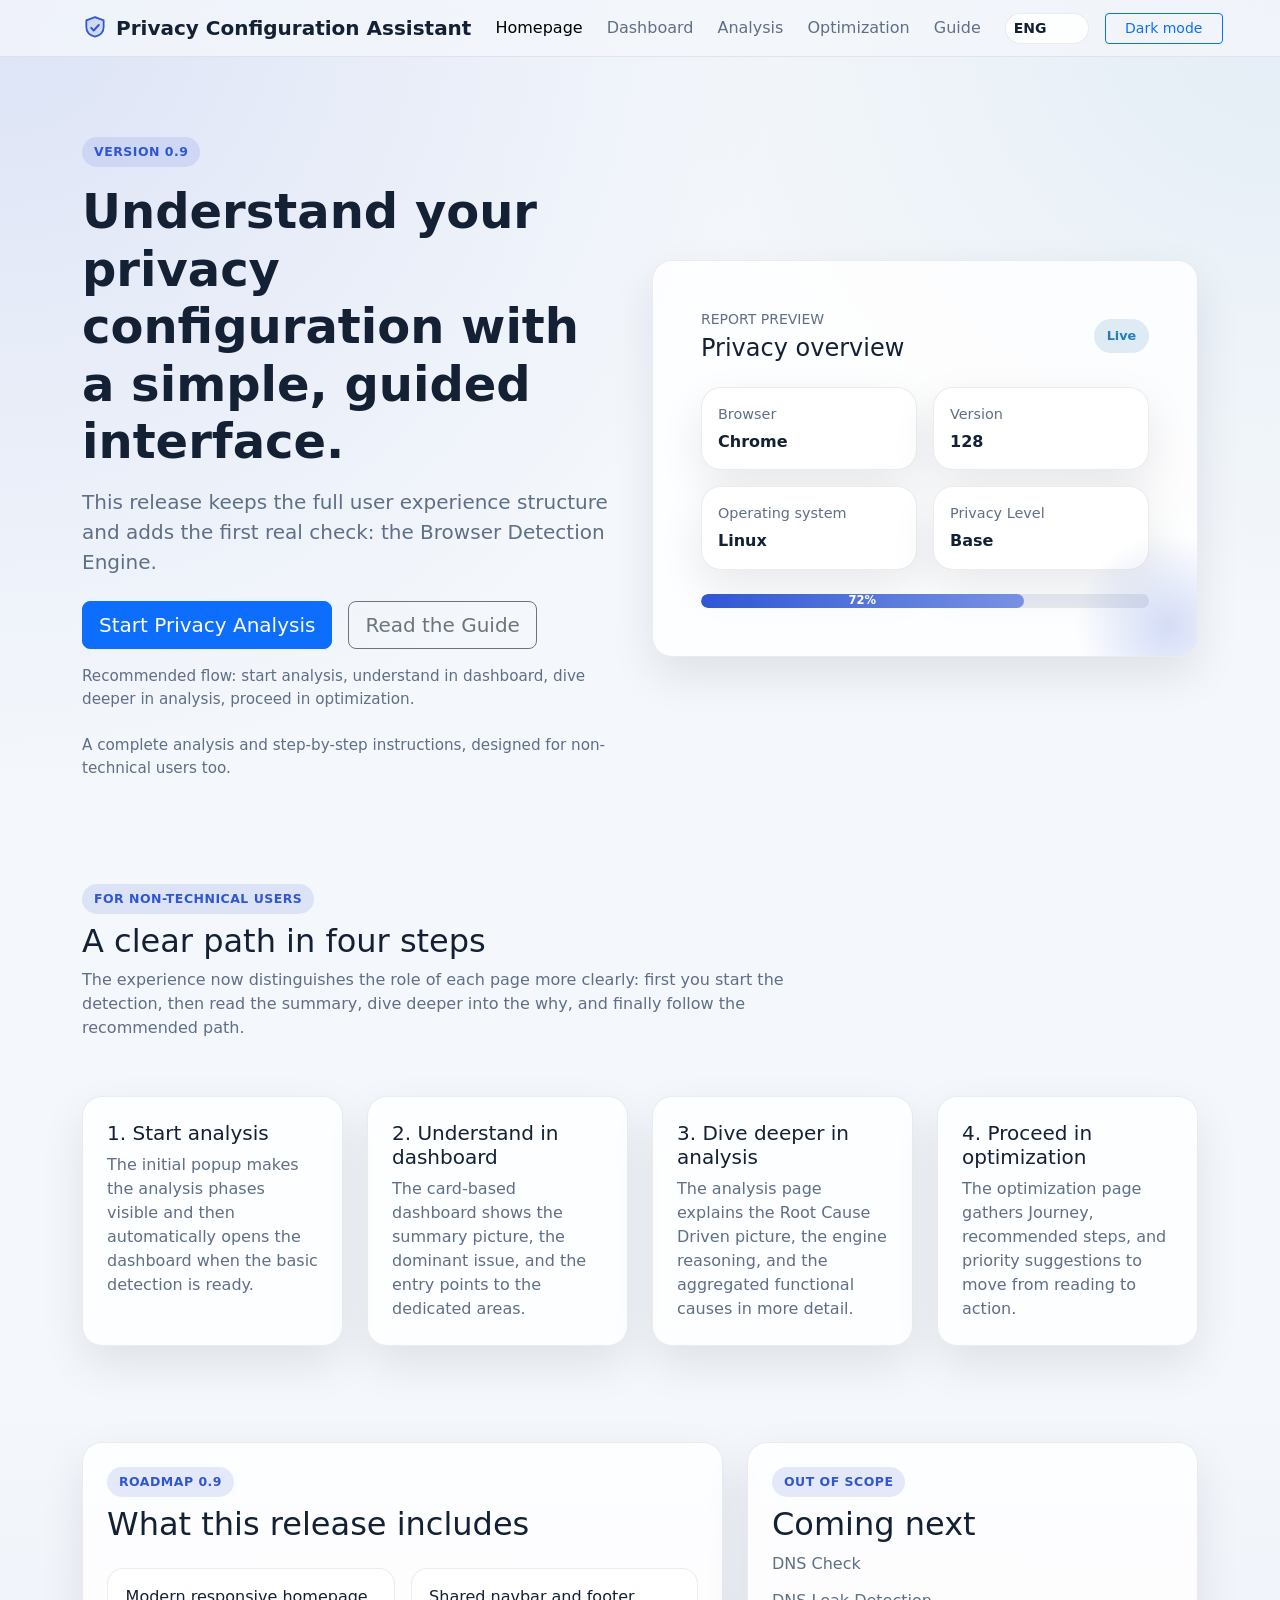
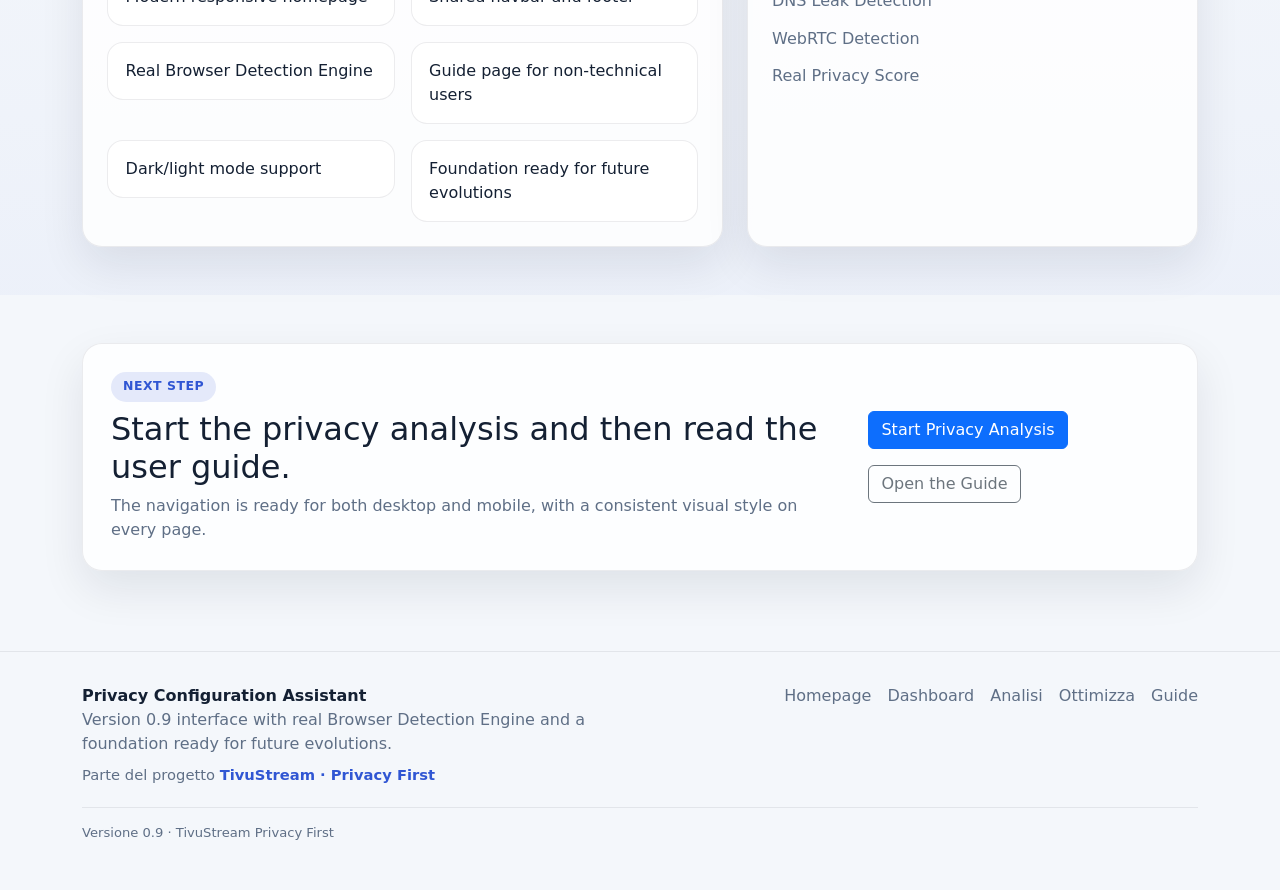
<file: index.html>
<!DOCTYPE html>
<html lang="it" data-bs-theme="light">
<head>
  <meta charset="UTF-8">
  <meta name="viewport" content="width=device-width, initial-scale=1.0">
  <title>Privacy Configuration Assistant</title>
  <meta name="description" content="Homepage del Privacy Configuration Assistant con Browser Detection Engine reale, navigazione e accesso alla dashboard live.">
  <link rel="preconnect" href="https://cdn.jsdelivr.net">
  <link rel="stylesheet" href="https://cdn.jsdelivr.net/npm/bootstrap@5.3.3/dist/css/bootstrap.min.css">
  <link rel="icon" type="image/svg+xml" href="assets/logo.svg">
  <link rel="stylesheet" href="assets/css/styles.css">
</head>
<body class="app-body">
  <nav class="navbar navbar-expand-lg sticky-top app-navbar">
    <div class="container">
      <a class="navbar-brand fw-semibold d-inline-flex align-items-center gap-2" href="index.html" aria-label="Privacy Configuration Assistant, parte di TivuStream Privacy First">
        <span class="brand-logo" aria-hidden="true">
          <svg viewBox="0 0 24 24" width="26" height="26" fill="none" xmlns="http://www.w3.org/2000/svg">
            <path d="M12 2 4 5v6c0 4.5 3.2 7.7 8 9 4.8-1.3 8-4.5 8-9V5l-8-3z" fill="currentColor" opacity="0.16"/>
            <path d="M12 2 4 5v6c0 4.5 3.2 7.7 8 9 4.8-1.3 8-4.5 8-9V5l-8-3z" stroke="currentColor" stroke-width="1.6" stroke-linejoin="round"/>
            <path d="m8.5 11.9 2.3 2.4 4.7-5.1" stroke="currentColor" stroke-width="1.8" stroke-linecap="round" stroke-linejoin="round"/>
          </svg>
        </span>
        <span>Privacy Configuration Assistant</span>
      </a>
      <button class="navbar-toggler" type="button" data-bs-toggle="collapse" data-bs-target="#mainNav" aria-controls="mainNav" aria-expanded="false" aria-label="Apri navigazione">
        <span class="navbar-toggler-icon"></span>
      </button>
      <div class="collapse navbar-collapse" id="mainNav">
        <ul class="navbar-nav ms-auto align-items-lg-center gap-lg-2">
          <li class="nav-item">
            <a class="nav-link" data-nav-link href="index.html">Homepage</a>
          </li>
          <li class="nav-item">
            <a class="nav-link" data-nav-link href="dashboard.html">Dashboard</a>
          </li>
          <li class="nav-item">
            <a class="nav-link" data-nav-link href="analysis.html">Analisi</a>
          </li>
          <li class="nav-item">
            <a class="nav-link" data-nav-link href="optimization.html">Ottimizza</a>
          </li>
          <li class="nav-item">
            <a class="nav-link" data-nav-link href="guide.html">Guida</a>
          </li>
          <li class="nav-item ms-lg-2">
            <button class="btn btn-outline-primary btn-sm theme-toggle" type="button" data-theme-toggle aria-label="Cambia tema">
              <span data-theme-label>Dark mode</span>
            </button>
          </li>
        </ul>
      </div>
    </div>
  </nav>

  <main>
    <section class="hero-section">
      <div class="container">
        <div class="row align-items-center g-4">
          <div class="col-lg-6">
            <span class="eyebrow">Versione 0.9</span>
            <h1 class="display-5 fw-bold mt-3">Comprendi la tua configurazione privacy con un'interfaccia semplice e guidata.</h1>
            <p class="lead text-secondary mt-3">
              Non ti mostra solo dei numeri: ti spiega com'e la tua privacy e ti guida, passo dopo passo,
              a migliorarla, con istruzioni precise per il tuo browser.
            </p>
            <div class="d-flex flex-wrap gap-3 mt-4">
              <button class="btn btn-primary btn-lg" type="button" id="homeHeroStartAction" data-home-start-analysis>Avvia Analisi Privacy</button>
              <a class="btn btn-outline-secondary btn-lg" href="guide.html" id="homeHeroGuideAction">Leggi la guida</a>
            </div>
            <p class="hero-note mt-3 mb-0" id="homeHeroFlowNote">
              Flusso consigliato: avvia analisi, capisci in dashboard, approfondisci in analysis, procedi in optimization.
            </p>
            <div class="hero-note mt-4" data-home-note>Detection browser, rete, DNS e WebRTC sono attivi, con Privacy Score e percorso guidato. Le prossime verifiche in arrivo: DNS Leak, DNSSEC e VPN.</div>
          </div>
          <div class="col-lg-6">
            <div class="glass-card p-4 p-md-5">
              <div class="d-flex justify-content-between align-items-center mb-4">
                <div>
                  <p class="text-uppercase small mb-1 text-secondary">Preview report</p>
                  <h2 class="h4 mb-0">Panoramica privacy</h2>
                </div>
                <span class="status-pill status-info" data-home-badge>Live</span>
              </div>
              <div class="row g-3">
                <div class="col-6">
                  <div class="metric-card">
                    <span class="metric-label">Browser</span>
                    <strong class="metric-value" data-home-browser>In rilevamento...</strong>
                  </div>
                </div>
                <div class="col-6">
                  <div class="metric-card">
                    <span class="metric-label">Versione</span>
                    <strong class="metric-value" data-home-version>In rilevamento...</strong>
                  </div>
                </div>
                <div class="col-6">
                  <div class="metric-card">
                    <span class="metric-label">Sistema operativo</span>
                    <strong class="metric-value" data-home-os>In rilevamento...</strong>
                  </div>
                </div>
                <div class="col-6">
                  <div class="metric-card">
                    <span class="metric-label">Privacy Level</span>
                    <strong class="metric-value" data-home-level>In rilevamento...</strong>
                  </div>
                </div>
              </div>
                <div class="progress soft-progress mt-4" role="progressbar" aria-label="Livello di avanzamento del prodotto" aria-valuenow="72" aria-valuemin="0" aria-valuemax="100">
                <div class="progress-bar" style="width: 72%">72%</div>
              </div>
            </div>
          </div>
        </div>
      </div>
    </section>

    <section class="py-5">
      <div class="container">
        <div class="section-heading">
          <span class="eyebrow" id="homeFlowEyebrow">Per utenti non tecnici</span>
          <h2 class="mt-2" id="homeFlowTitle">Un percorso chiaro in quattro passaggi</h2>
          <p class="text-secondary mb-0" id="homeFlowDescription">
            L'esperienza ora distingue meglio il ruolo di ogni pagina: prima avvii il rilevamento, poi leggi la sintesi, approfondisci il perche e infine segui il percorso consigliato.
          </p>
        </div>
        <div class="row g-4 mt-1">
          <div class="col-md-6 col-xl-3">
            <div class="feature-card h-100">
              <h3 class="h5" id="homeFlowStep1Title">1. Avvia analisi</h3>
              <p class="mb-0 text-secondary" id="homeFlowStep1Description">Il popup iniziale rende visibili le fasi dell'analisi e apre automaticamente la dashboard quando il rilevamento di base e pronto.</p>
            </div>
          </div>
          <div class="col-md-6 col-xl-3">
            <div class="feature-card h-100">
              <h3 class="h5" id="homeFlowStep2Title">2. Capisci in dashboard</h3>
              <p class="mb-0 text-secondary" id="homeFlowStep2Description">La dashboard a schede ti mostra la sintesi del quadro, il problema dominante e le porte d'ingresso verso le aree dedicate.</p>
            </div>
          </div>
          <div class="col-md-6 col-xl-3">
            <div class="feature-card h-100">
              <h3 class="h5" id="homeFlowStep3Title">3. Approfondisci in analysis</h3>
              <p class="mb-0 text-secondary" id="homeFlowStep3Description">La pagina analysis spiega meglio il quadro Root Cause Driven, le motivazioni del motore e le cause funzionali aggregate.</p>
            </div>
          </div>
          <div class="col-md-6 col-xl-3">
            <div class="feature-card h-100">
              <h3 class="h5" id="homeFlowStep4Title">4. Procedi in optimization</h3>
              <p class="mb-0 text-secondary" id="homeFlowStep4Description">La pagina optimization raccoglie Journey, step consigliati e suggerimenti prioritari per passare dalla lettura all'azione.</p>
            </div>
          </div>
        </div>
      </div>
    </section>

    <section class="py-5 section-surface">
      <div class="container">
        <div class="row g-4 align-items-stretch">
          <div class="col-lg-7">
            <div class="content-panel h-100">
              <span class="eyebrow">Cosa fa lo strumento</span>
              <h2 class="mt-2">Cosa include questa release</h2>
              <div class="row g-3 mt-1">
                <div class="col-sm-6">
                  <div class="check-item">Browser, rete, DNS e WebRTC detection</div>
                </div>
                <div class="col-sm-6">
                  <div class="check-item">Privacy Score e Root Cause Engine</div>
                </div>
                <div class="col-sm-6">
                  <div class="check-item">Percorso guidato Journey</div>
                </div>
                <div class="col-sm-6">
                  <div class="check-item">Navbar, stepper e footer condivisi</div>
                </div>
                <div class="col-sm-6">
                  <div class="check-item">Pagina guida per utenti non tecnici</div>
                </div>
                <div class="col-sm-6">
                  <div class="check-item">Supporto dark/light mode</div>
                </div>
              </div>
            </div>
          </div>
          <div class="col-lg-5">
            <div class="content-panel h-100">
              <span class="eyebrow">Prossimi passi</span>
              <h2 class="mt-2">Prossime aggiunte</h2>
              <ul class="list-unstyled muted-list mb-0">
                <li>Ri-verifica automatica dopo la correzione</li>
                <li>Supporto per il browser Safari</li>
                <li>Report finale da salvare o condividere</li>
                <li>Rilevamento DoH completo</li>
              </ul>
            </div>
          </div>
        </div>
      </div>
    </section>

    <section class="py-5">
      <div class="container">
        <div class="cta-panel">
          <div>
            <span class="eyebrow">Prossimo passo</span>
            <h2 class="mt-2 mb-2" id="homeCtaTitle">Avvia l'analisi privacy e poi consulta la guida utente.</h2>
            <p class="text-secondary mb-0" id="homeCtaDescription">La navigazione e pronta sia per desktop sia per mobile, con uno stile coerente in ogni pagina.</p>
          </div>
          <div class="d-flex flex-wrap gap-3">
            <button class="btn btn-primary" type="button" id="homeCtaStartAction" data-home-start-analysis>Avvia Analisi Privacy</button>
            <a class="btn btn-outline-secondary" href="guide.html" id="homeCtaGuideAction">Apri la guida</a>
          </div>
        </div>
      </div>
    </section>
  </main>

  <div class="modal fade" id="homeAnalysisModal" tabindex="-1" aria-labelledby="homeAnalysisModalTitle" aria-hidden="true">
    <div class="modal-dialog modal-lg modal-dialog-centered modal-dialog-scrollable">
      <div class="modal-content">
        <div class="modal-header border-0 pb-0">
          <div>
            <span class="eyebrow" id="homeAnalysisModalEyebrow">Avvio analisi</span>
            <h2 class="modal-title h4 mt-2 mb-1" id="homeAnalysisModalTitle">Sto preparando la dashboard con i controlli disponibili</h2>
            <p class="text-secondary mb-0" id="homeAnalysisModalDescription">
              L'analisi iniziale ti accompagna attraverso poche fasi visibili e poi apre automaticamente la dashboard a schede.
            </p>
          </div>
          <button type="button" class="btn-close" data-bs-dismiss="modal" aria-label="Chiudi"></button>
        </div>
        <div class="modal-body pt-4">
          <div class="d-flex justify-content-between align-items-start gap-3 flex-wrap mb-4">
            <div>
              <span class="eyebrow" id="homeAnalysisStatusEyebrow">Stato analisi</span>
              <h3 class="h5 mt-2 mb-1" data-home-analysis-current-title>Preparazione delle fasi...</h3>
              <p class="text-secondary mb-0" data-home-analysis-current-description>Tra pochi istanti iniziera il controllo guidato.</p>
            </div>
            <span class="status-pill status-info" data-home-analysis-badge>In corso</span>
          </div>

          <div class="soft-box">
            <div class="d-flex justify-content-between align-items-center mb-2">
              <span id="homeAnalysisProgressLabel">Avanzamento complessivo</span>
              <strong data-home-analysis-percent>0%</strong>
            </div>
            <div class="progress soft-progress" role="progressbar" aria-label="Avanzamento analisi privacy" aria-valuenow="0" aria-valuemin="0" aria-valuemax="100">
              <div class="progress-bar" data-home-analysis-progress-bar style="width: 0%">0%</div>
            </div>
          </div>

          <div class="row g-4 mt-1">
            <div class="col-lg-7">
              <div class="analysis-phase-list" id="homeAnalysisPhaseList"></div>
            </div>
            <div class="col-lg-5">
              <div class="content-panel h-100">
                <span class="eyebrow" id="homeAnalysisPreviewEyebrow">Anteprima live</span>
                <h3 class="h5 mt-2 mb-3" id="homeAnalysisPreviewTitle">Primi dati disponibili</h3>
                <div class="soft-box">
                  <div class="d-flex justify-content-between align-items-center">
                    <span id="homeAnalysisBrowserLabel">Browser rilevato</span>
                    <strong data-home-analysis-browser>In attesa...</strong>
                  </div>
                </div>
                <div class="soft-box mt-3">
                  <div class="d-flex justify-content-between align-items-center">
                    <span id="homeAnalysisOsLabel">Sistema operativo</span>
                    <strong data-home-analysis-os>In attesa...</strong>
                  </div>
                </div>
                <div class="soft-box mt-3">
                  <div class="d-flex justify-content-between align-items-center">
                    <span id="homeAnalysisFamilyLabel">Famiglia browser</span>
                    <strong data-home-analysis-family>In attesa...</strong>
                  </div>
                </div>
                <div class="soft-box mt-3">
                  <div class="d-flex justify-content-between align-items-center">
                    <span id="homeAnalysisLevelLabel">Privacy Level</span>
                    <strong data-home-analysis-level>In attesa...</strong>
                  </div>
                </div>
                <div class="soft-box mt-3">
                  <p class="text-secondary small mb-0" id="homeAnalysisPreviewDescription">
                    In questa fase iniziale rendo visibili i passaggi principali del rilevamento e poi apro la dashboard completa.
                  </p>
                </div>
              </div>
            </div>
          </div>
        </div>
      </div>
    </div>
  </div>

  <footer class="app-footer">
    <div class="container">
      <div class="footer-top d-flex flex-column flex-md-row justify-content-between align-items-start gap-3">
        <div class="footer-about">
          <strong>Privacy Configuration Assistant</strong>
          <p class="mb-2 text-secondary">Analizza la tua privacy e ti guida, passo passo, a migliorarla &mdash; anche se non sei tecnico.</p>
          <p class="footer-brand mb-0">Parte del progetto <a href="https://tivustream.com" target="_blank" rel="noopener"><strong>TivuStream &middot; Privacy First</strong></a></p>
        </div>
        <nav class="footer-links" aria-label="Link del footer">
          <a href="index.html">Homepage</a>
          <a href="dashboard.html">Dashboard</a>
          <a href="analysis.html">Analisi</a>
          <a href="optimization.html">Ottimizza</a>
          <a href="guide.html">Guida</a>
        </nav>
      </div>
      <div class="footer-bottom text-secondary">Versione 0.9 &middot; TivuStream Privacy First</div>
    </div>
  </footer>

  <script src="https://cdn.jsdelivr.net/npm/bootstrap@5.3.3/dist/js/bootstrap.bundle.min.js"></script>
  <script src="assets/js/browser-detection.js"></script>
  <script src="assets/js/privacy-intelligence-engine.js"></script>
  <script src="assets/js/i18n.js"></script>
  <script src="assets/js/app.js"></script>
</body>
</html>
</file>
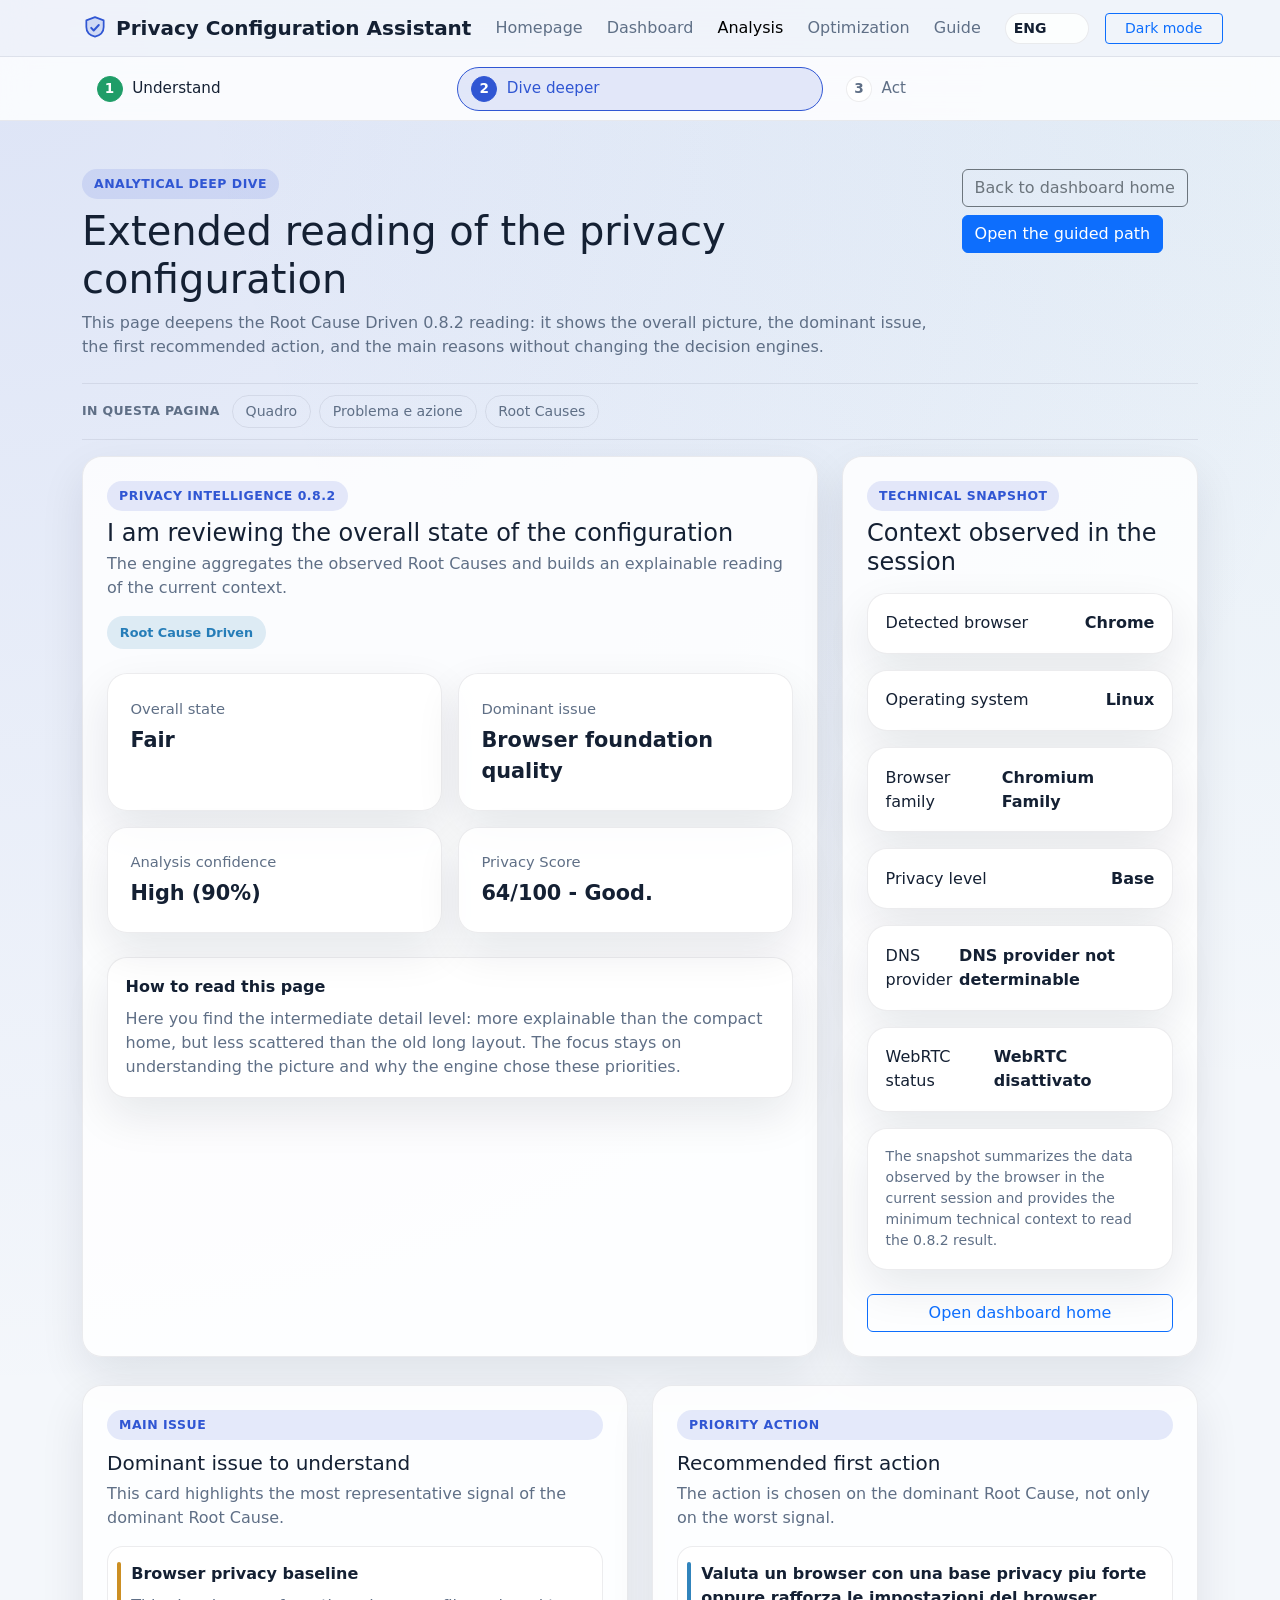
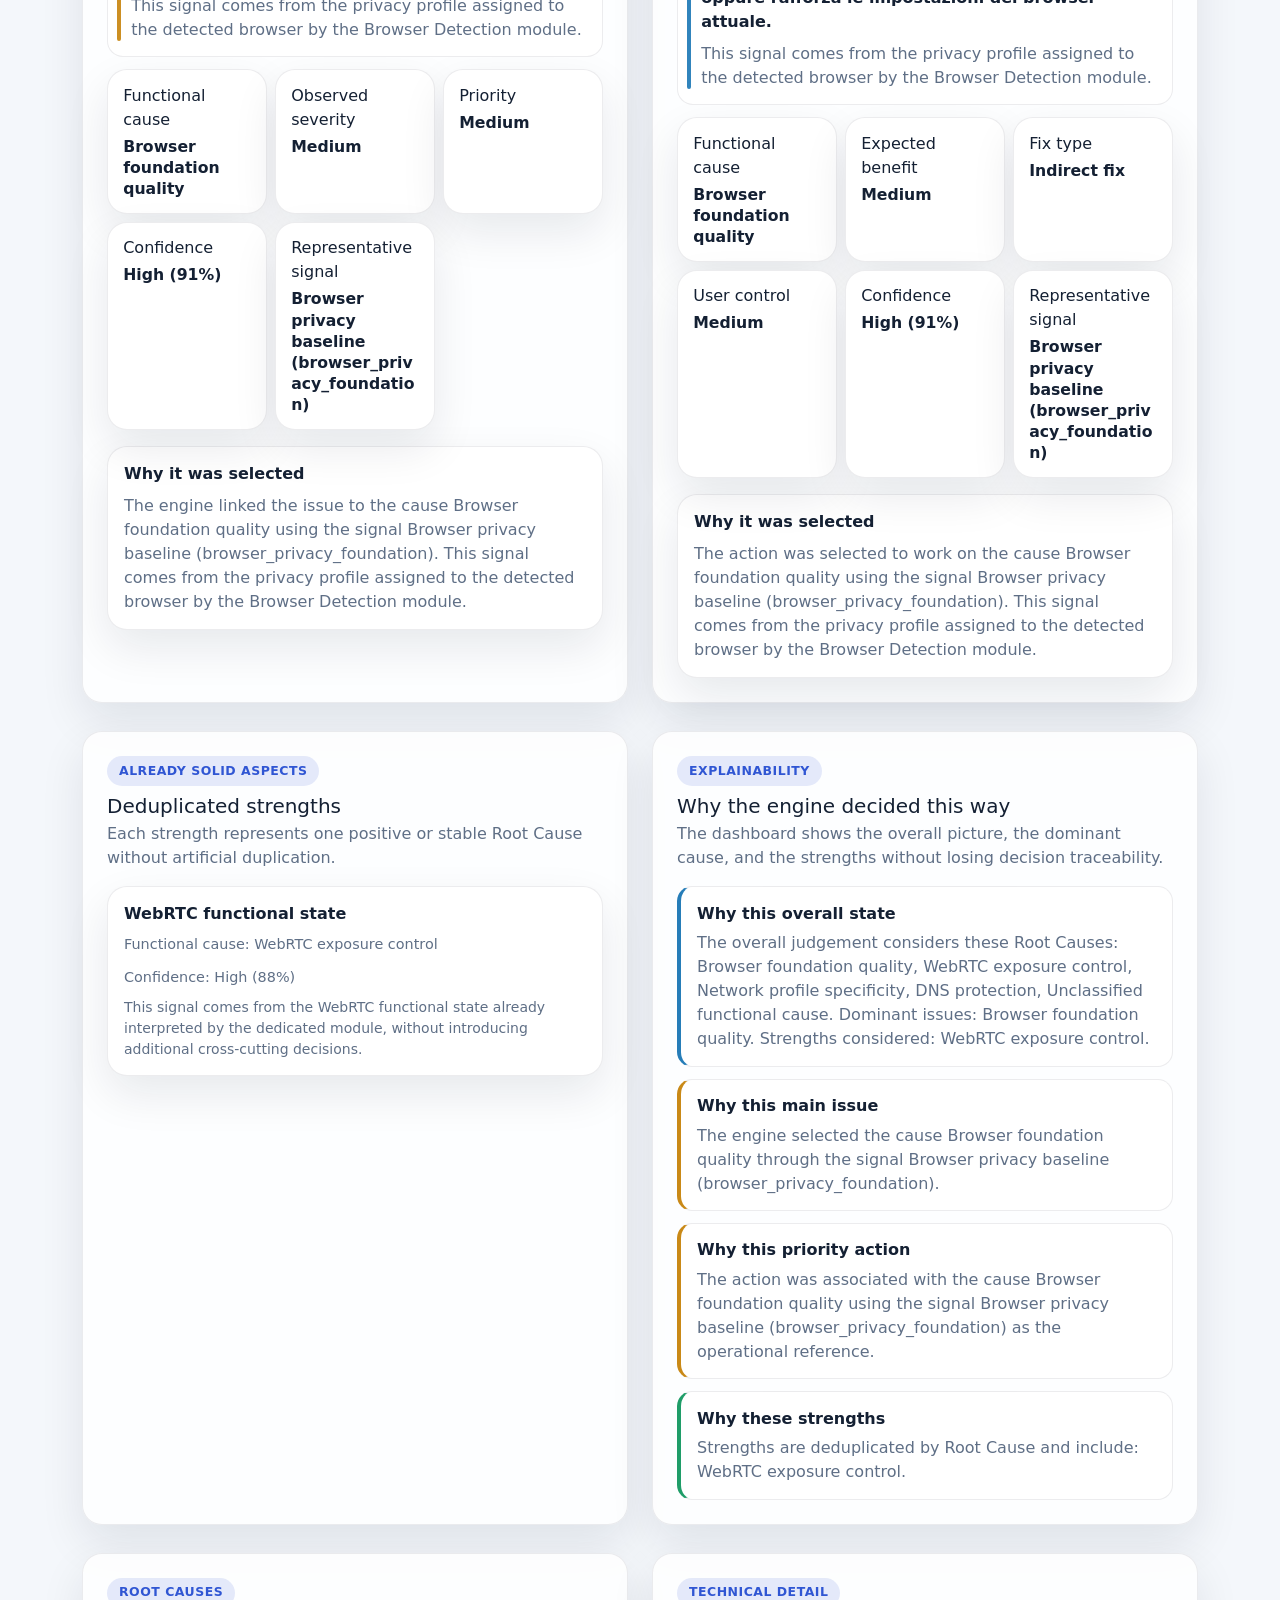
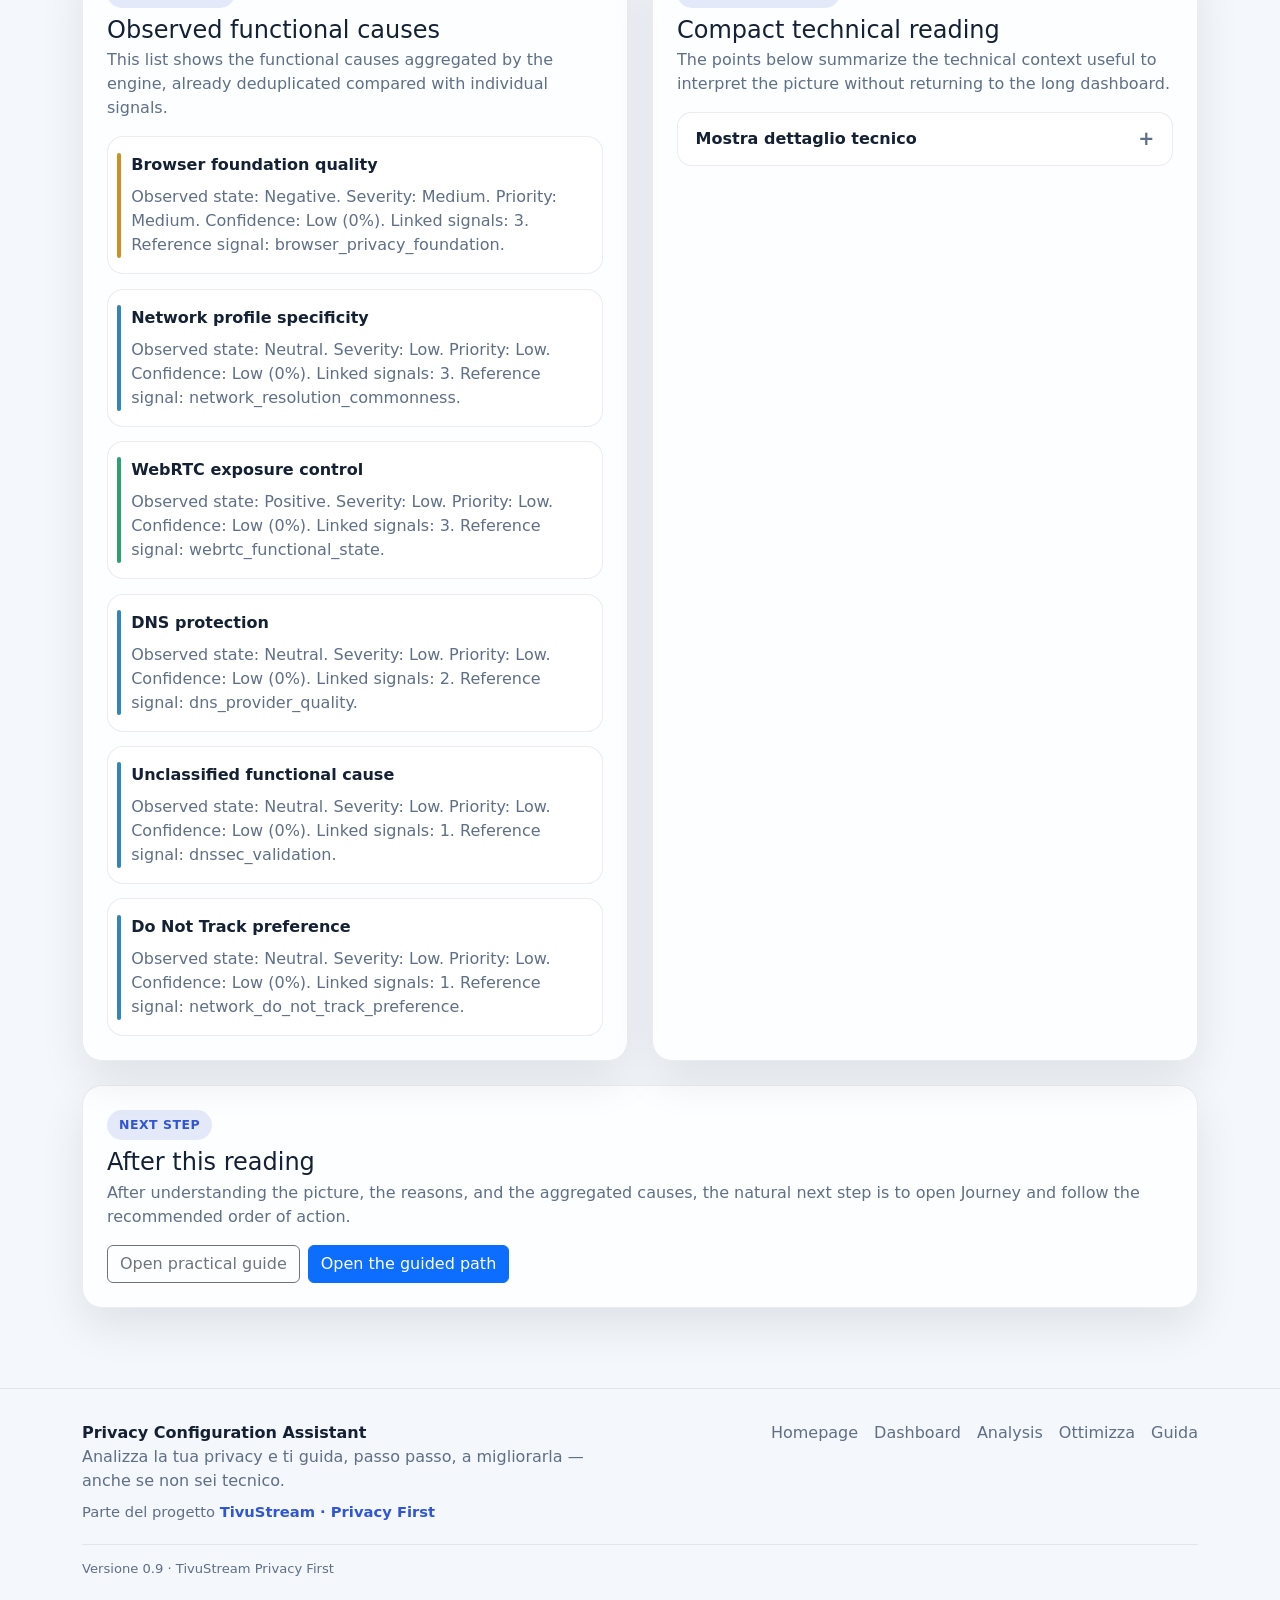
<file: analysis.html>
<!DOCTYPE html>
<html lang="it" data-bs-theme="light">
<head>
  <meta charset="UTF-8">
  <meta name="viewport" content="width=device-width, initial-scale=1.0">
  <title>Approfondimento Analitico - Privacy Configuration Assistant</title>
  <meta name="description" content="Approfondimento della lettura Root Cause Driven 0.8.2 con quadro, motivazioni e snapshot tecnico della sessione.">
  <link rel="preconnect" href="https://cdn.jsdelivr.net">
  <link rel="stylesheet" href="https://cdn.jsdelivr.net/npm/bootstrap@5.3.3/dist/css/bootstrap.min.css">
  <link rel="icon" type="image/svg+xml" href="assets/logo.svg">
  <link rel="stylesheet" href="assets/css/styles.css">
</head>
<body class="app-body">
  <nav class="navbar navbar-expand-lg sticky-top app-navbar">
    <div class="container">
      <a class="navbar-brand fw-semibold d-inline-flex align-items-center gap-2" href="index.html" aria-label="Privacy Configuration Assistant, parte di TivuStream Privacy First">
        <span class="brand-logo" aria-hidden="true">
          <svg viewBox="0 0 24 24" width="26" height="26" fill="none" xmlns="http://www.w3.org/2000/svg">
            <path d="M12 2 4 5v6c0 4.5 3.2 7.7 8 9 4.8-1.3 8-4.5 8-9V5l-8-3z" fill="currentColor" opacity="0.16"/>
            <path d="M12 2 4 5v6c0 4.5 3.2 7.7 8 9 4.8-1.3 8-4.5 8-9V5l-8-3z" stroke="currentColor" stroke-width="1.6" stroke-linejoin="round"/>
            <path d="m8.5 11.9 2.3 2.4 4.7-5.1" stroke="currentColor" stroke-width="1.8" stroke-linecap="round" stroke-linejoin="round"/>
          </svg>
        </span>
        <span>Privacy Configuration Assistant</span>
      </a>
      <button class="navbar-toggler" type="button" data-bs-toggle="collapse" data-bs-target="#mainNav" aria-controls="mainNav" aria-expanded="false" aria-label="Apri navigazione">
        <span class="navbar-toggler-icon"></span>
      </button>
      <div class="collapse navbar-collapse" id="mainNav">
        <ul class="navbar-nav ms-auto align-items-lg-center gap-lg-2">
          <li class="nav-item">
            <a class="nav-link" data-nav-link href="index.html">Homepage</a>
          </li>
          <li class="nav-item">
            <a class="nav-link" data-nav-link href="dashboard.html">Dashboard</a>
          </li>
          <li class="nav-item">
            <a class="nav-link" data-nav-link href="analysis.html">Analisi</a>
          </li>
          <li class="nav-item">
            <a class="nav-link" data-nav-link href="optimization.html">Ottimizza</a>
          </li>
          <li class="nav-item">
            <a class="nav-link" data-nav-link href="guide.html">Guida</a>
          </li>
          <li class="nav-item ms-lg-2">
            <button class="btn btn-outline-primary btn-sm theme-toggle" type="button" data-theme-toggle aria-label="Cambia tema">
              <span data-theme-label>Dark mode</span>
            </button>
          </li>
        </ul>
      </div>
    </div>
  </nav>

  <nav class="journey-stepper" aria-label="Percorso di analisi privacy">
    <div class="container">
      <ol class="journey-stepper-track">
        <li class="journey-step is-complete">
          <a href="dashboard.html"><span class="journey-step-index">1</span><span class="journey-step-label">Capisci</span></a>
        </li>
        <li class="journey-step is-active" aria-current="step">
          <a href="analysis.html"><span class="journey-step-index">2</span><span class="journey-step-label">Approfondisci</span></a>
        </li>
        <li class="journey-step">
          <a href="optimization.html"><span class="journey-step-index">3</span><span class="journey-step-label">Agisci</span></a>
        </li>
      </ol>
    </div>
  </nav>

  <main class="py-5">
    <div class="container">
      <div class="page-intro mb-4">
        <div>
          <span class="eyebrow" id="analysisIntroEyebrow">Approfondimento analitico</span>
          <h1 class="mt-2 mb-2" id="analysisIntroTitle">Lettura estesa della configurazione privacy</h1>
          <p class="text-secondary mb-0" id="analysisIntroDescription">
            Questa pagina approfondisce la lettura Root Cause Driven 0.8.2: mostra il quadro generale,
            il problema dominante, la prima azione consigliata e le motivazioni principali senza cambiare i motori decisionali.
          </p>
        </div>
        <div class="d-flex flex-wrap gap-2">
          <a class="btn btn-outline-secondary" href="dashboard.html" id="analysisIntroBack">Torna alla home dashboard</a>
          <a class="btn btn-primary" href="optimization.html" id="analysisIntroJourney">Apri il percorso guidato</a>
        </div>
      </div>

      <nav class="page-jump-nav" aria-label="Indice della pagina">
        <span class="page-jump-label">In questa pagina</span>
        <a href="#analysisOverviewSection">Quadro</a>
        <a href="#analysisFocusSection">Problema e azione</a>
        <a href="#analysisRootCauseSection">Root Causes</a>
      </nav>

      <div class="row g-4 jump-target" id="analysisOverviewSection">
        <div class="col-xl-8">
          <div class="content-panel h-100">
            <div class="d-flex justify-content-between align-items-start gap-3 flex-wrap mb-4">
              <div>
                <span class="eyebrow" id="analysisHeroEyebrow">Privacy Intelligence 0.8.2</span>
                <h2 class="h4 mt-2 mb-1" data-analysis-current-title>Sto rileggendo lo stato generale della configurazione</h2>
                <p class="text-secondary mb-0" data-analysis-current-description>Il motore aggrega le Root Causes osservate e costruisce una lettura spiegabile del contesto attuale.</p>
              </div>
              <span class="status-pill status-info" data-analysis-badge>Live</span>
            </div>

            <div class="row g-3">
              <div class="col-md-6">
                <div class="summary-card h-100">
                  <span class="summary-label" id="analysisOverallStateLabel">Stato generale</span>
                  <strong class="summary-value mt-1" data-analysis-overall-state>In calcolo...</strong>
                </div>
              </div>
              <div class="col-md-6">
                <div class="summary-card h-100">
                  <span class="summary-label" id="analysisDominantCauseLabel">Problema dominante</span>
                  <strong class="summary-value mt-1" data-analysis-dominant-cause>In calcolo...</strong>
                </div>
              </div>
              <div class="col-md-6">
                <div class="summary-card h-100">
                  <span class="summary-label" id="analysisConfidenceLabel">Confidenza analisi</span>
                  <strong class="summary-value mt-1" data-analysis-confidence>In calcolo...</strong>
                </div>
              </div>
              <div class="col-md-6">
                <div class="summary-card h-100">
                  <span class="summary-label" id="analysisScoreLabel">Privacy Score</span>
                  <strong class="summary-value mt-1" data-analysis-score>In calcolo...</strong>
                </div>
              </div>
            </div>

            <div class="soft-box mt-4">
              <strong id="analysisContextTitle">Come leggere questa pagina</strong>
              <p class="text-secondary mt-2 mb-0" id="analysisContextDescription">
                Qui trovi il livello di dettaglio intermedio: piu spiegabile della home sintetica, ma meno dispersivo del vecchio layout lungo.
                Il focus resta sulla comprensione del quadro e del perche il motore ha scelto proprio queste priorita.
              </p>
            </div>
          </div>
        </div>

        <div class="col-xl-4">
          <div class="content-panel h-100">
            <span class="eyebrow" id="analysisSnapshotEyebrow">Snapshot tecnico</span>
            <h2 class="h4 mt-2 mb-3" id="analysisSnapshotTitle">Contesto osservato nella sessione</h2>
            <div class="soft-box">
              <div class="d-flex justify-content-between align-items-center">
                <span id="analysisBrowserLabel">Browser rilevato</span>
                <strong data-analysis-browser>In attesa...</strong>
              </div>
            </div>
            <div class="soft-box mt-3">
              <div class="d-flex justify-content-between align-items-center">
                <span id="analysisOsLabel">Sistema operativo</span>
                <strong data-analysis-os>In attesa...</strong>
              </div>
            </div>
            <div class="soft-box mt-3">
              <div class="d-flex justify-content-between align-items-center">
                <span id="analysisFamilyLabel">Famiglia browser</span>
                <strong data-analysis-family>In attesa...</strong>
              </div>
            </div>
            <div class="soft-box mt-3">
              <div class="d-flex justify-content-between align-items-center">
                <span id="analysisLevelLabel">Privacy Level</span>
                <strong data-analysis-level>In attesa...</strong>
              </div>
            </div>
            <div class="soft-box mt-3">
              <div class="d-flex justify-content-between align-items-center">
                <span id="analysisDnsLabel">Provider DNS</span>
                <strong data-analysis-dns>In attesa...</strong>
              </div>
            </div>
            <div class="soft-box mt-3">
              <div class="d-flex justify-content-between align-items-center">
                <span id="analysisWebRtcLabel">Stato WebRTC</span>
                <strong data-analysis-webrtc>In attesa...</strong>
              </div>
            </div>
            <div class="soft-box mt-3">
              <p class="text-secondary small mb-0" id="analysisSnapshotDescription">
                Lo snapshot riassume i dati osservati dal browser nella sessione attuale e fornisce il contesto tecnico minimo per leggere il risultato 0.8.2.
              </p>
            </div>
            <a class="btn btn-outline-primary w-100 mt-4" href="dashboard.html" data-analysis-continue id="analysisSnapshotAction">Apri la home dashboard</a>
          </div>
        </div>
      </div>

      <div class="row g-4 mt-1 jump-target" id="analysisFocusSection">
        <div class="col-lg-6">
          <div class="content-panel h-100" id="privacyIntelligenceMainIssueCard"></div>
        </div>
        <div class="col-lg-6">
          <div class="content-panel h-100" id="privacyIntelligencePriorityActionCard"></div>
        </div>
      </div>

      <div class="row g-4 mt-1">
        <div class="col-lg-6">
          <div class="content-panel h-100" id="privacyIntelligenceStrengthsCard"></div>
        </div>
        <div class="col-lg-6">
          <div class="content-panel h-100" id="privacyIntelligenceReasoningCard"></div>
        </div>
      </div>

      <div class="row g-4 mt-1 jump-target" id="analysisRootCauseSection">
        <div class="col-lg-6">
          <div class="content-panel h-100">
            <span class="eyebrow" id="analysisRootCauseEyebrow">Root Causes</span>
            <h2 class="h4 mt-2 mb-1" id="analysisRootCauseTitle">Cause funzionali osservate</h2>
            <p class="text-secondary mb-0" id="analysisRootCauseDescription">
              Questa lista mostra le cause funzionali aggregate dal motore, gia deduplicate rispetto ai singoli segnali.
            </p>
            <div class="report-list mt-3" id="analysisRootCauseList"></div>
          </div>
        </div>
        <div class="col-lg-6">
          <div class="content-panel h-100">
            <span class="eyebrow" id="analysisTechnicalEyebrow">Dettaglio tecnico</span>
            <h2 class="h4 mt-2 mb-1" id="analysisTechnicalTitle">Lettura tecnica compatta</h2>
            <p class="text-secondary mb-0" id="analysisTechnicalDescription">
              Il contesto tecnico completo resta a disposizione ma nascosto per default, cosi la lettura resta leggera anche quando le verifiche aumentano.
            </p>
            <details class="pca-details mt-3">
              <summary id="analysisTechnicalToggle">Mostra dettaglio tecnico</summary>
              <div class="pca-details-body">
                <div class="report-list" id="analysisTechnicalList"></div>
              </div>
            </details>
          </div>
        </div>
      </div>

      <div class="content-panel mt-4">
        <div class="d-flex justify-content-between align-items-start gap-3 flex-wrap">
          <div>
            <span class="eyebrow" id="analysisNextEyebrow">Passo successivo</span>
            <h2 class="h4 mt-2 mb-1" id="analysisNextTitle">Dopo questa lettura</h2>
            <p class="text-secondary mb-0" id="analysisNextDescription">
              Dopo aver capito quadro, motivazioni e cause aggregate, il passo naturale e aprire il Journey per seguire l'ordine consigliato di intervento.
            </p>
          </div>
          <div class="d-flex gap-2 flex-wrap">
            <a class="btn btn-outline-secondary" href="guide.html" id="analysisNextGuide">Apri guida pratica</a>
            <a class="btn btn-primary" href="optimization.html" id="analysisNextJourney">Apri il percorso guidato</a>
          </div>
        </div>
      </div>
    </div>
  </main>

  <footer class="app-footer">
    <div class="container">
      <div class="footer-top d-flex flex-column flex-md-row justify-content-between align-items-start gap-3">
        <div class="footer-about">
          <strong>Privacy Configuration Assistant</strong>
          <p class="mb-2 text-secondary">Analizza la tua privacy e ti guida, passo passo, a migliorarla &mdash; anche se non sei tecnico.</p>
          <p class="footer-brand mb-0">Parte del progetto <a href="https://tivustream.com" target="_blank" rel="noopener"><strong>TivuStream &middot; Privacy First</strong></a></p>
        </div>
        <nav class="footer-links" aria-label="Link del footer">
          <a href="index.html">Homepage</a>
          <a href="dashboard.html">Dashboard</a>
          <a href="analysis.html">Analisi</a>
          <a href="optimization.html">Ottimizza</a>
          <a href="guide.html">Guida</a>
        </nav>
      </div>
      <div class="footer-bottom text-secondary">Versione 0.9 &middot; TivuStream Privacy First</div>
    </div>
  </footer>

  <script src="https://cdn.jsdelivr.net/npm/bootstrap@5.3.3/dist/js/bootstrap.bundle.min.js"></script>
  <script src="assets/js/browser-detection.js"></script>
  <script src="assets/js/network-detection.js"></script>
  <script src="assets/js/dns-provider-catalog.js"></script>
  <script src="assets/js/dns-probe.js"></script>
  <script src="assets/js/dns-confidence-engine.js"></script>
  <script src="assets/js/dns-detection.js"></script>
  <script src="assets/js/dns-leak-detection.js"></script>
  <script src="assets/js/dns-security-detection.js"></script>
  <script src="assets/js/vpn-detection.js"></script>
  <script src="assets/js/webrtc-detection.js"></script>
  <script src="assets/js/privacy-score.js"></script>
  <script src="assets/js/privacy-intelligence-engine.js"></script>
  <script src="assets/js/i18n.js"></script>
  <script src="assets/js/app.js"></script>
</body>
</html>
</file>
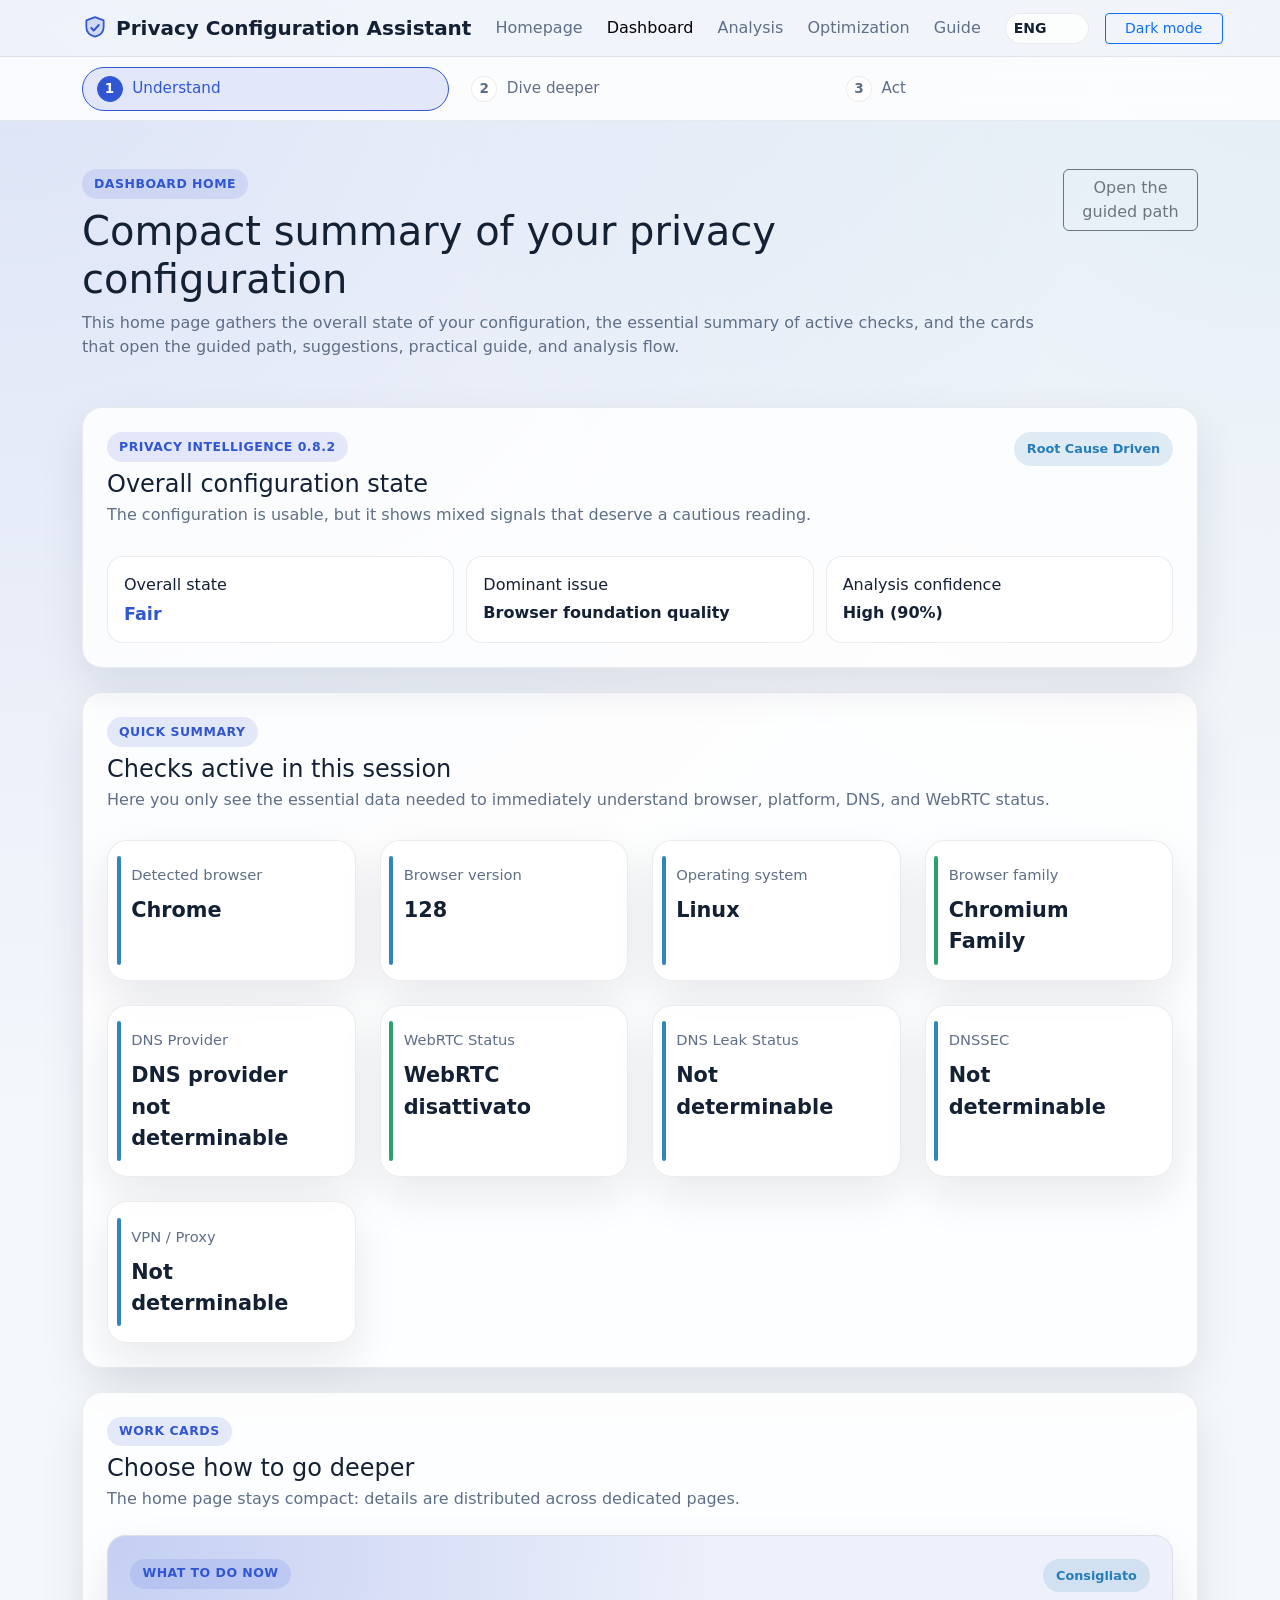
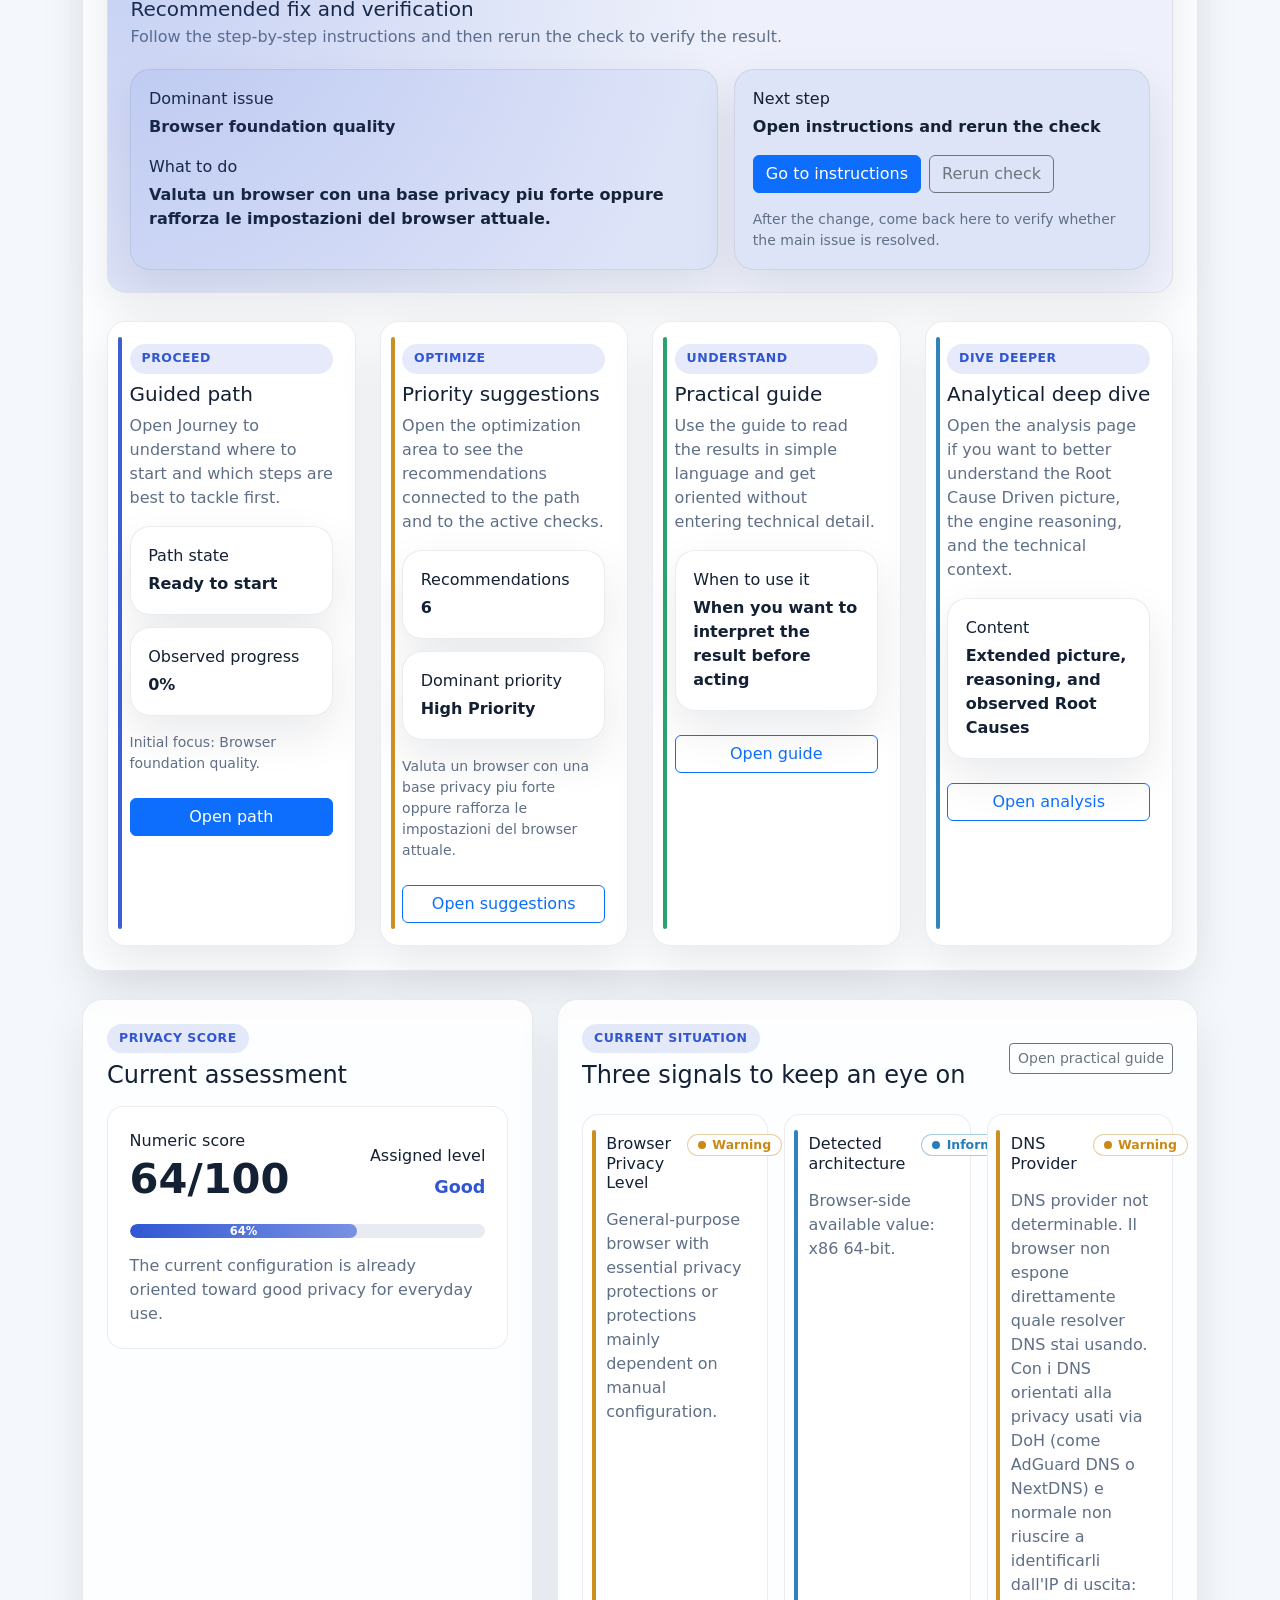
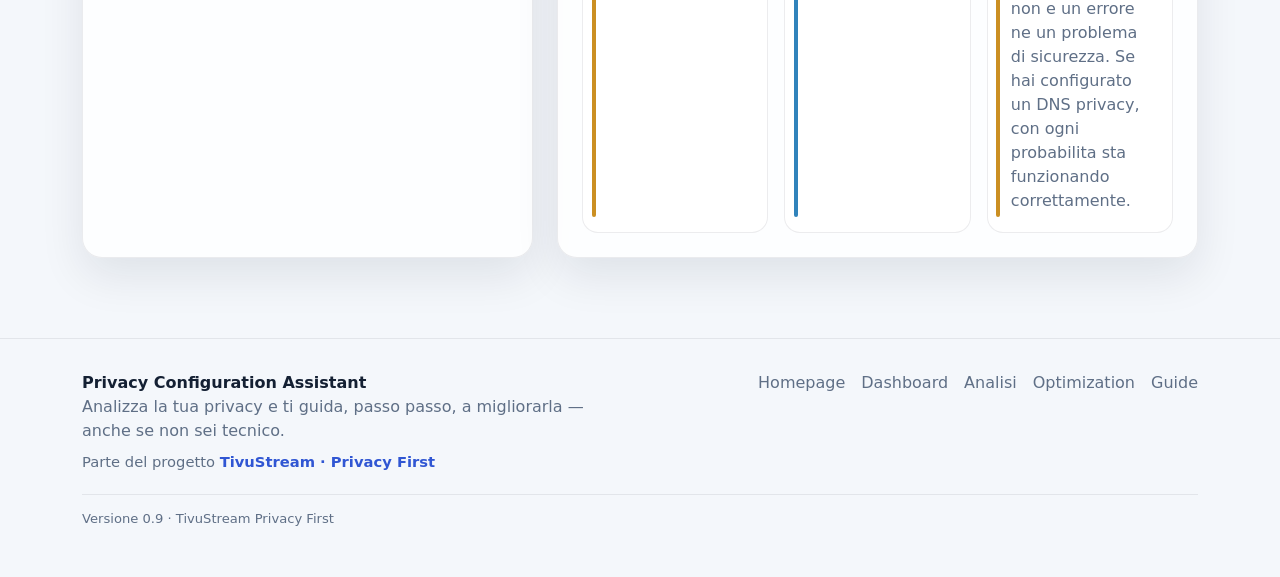
<file: dashboard.html>
<!DOCTYPE html>
<html lang="it" data-bs-theme="light">
<head>
  <meta charset="UTF-8">
  <meta name="viewport" content="width=device-width, initial-scale=1.0">
  <title>Dashboard - Privacy Configuration Assistant</title>
  <meta name="description" content="Dashboard del Privacy Configuration Assistant con Browser Detection, Network Detection, DNS Provider Detection, WebRTC Analysis, Privacy Score e Recommendation Engine.">
  <link rel="preconnect" href="https://cdn.jsdelivr.net">
  <link rel="stylesheet" href="https://cdn.jsdelivr.net/npm/bootstrap@5.3.3/dist/css/bootstrap.min.css">
  <link rel="icon" type="image/svg+xml" href="assets/logo.svg">
  <link rel="stylesheet" href="assets/css/styles.css">
</head>
<body class="app-body">
  <nav class="navbar navbar-expand-lg sticky-top app-navbar">
    <div class="container">
      <a class="navbar-brand fw-semibold d-inline-flex align-items-center gap-2" href="index.html" aria-label="Privacy Configuration Assistant, parte di TivuStream Privacy First">
        <span class="brand-logo" aria-hidden="true">
          <svg viewBox="0 0 24 24" width="26" height="26" fill="none" xmlns="http://www.w3.org/2000/svg">
            <path d="M12 2 4 5v6c0 4.5 3.2 7.7 8 9 4.8-1.3 8-4.5 8-9V5l-8-3z" fill="currentColor" opacity="0.16"/>
            <path d="M12 2 4 5v6c0 4.5 3.2 7.7 8 9 4.8-1.3 8-4.5 8-9V5l-8-3z" stroke="currentColor" stroke-width="1.6" stroke-linejoin="round"/>
            <path d="m8.5 11.9 2.3 2.4 4.7-5.1" stroke="currentColor" stroke-width="1.8" stroke-linecap="round" stroke-linejoin="round"/>
          </svg>
        </span>
        <span>Privacy Configuration Assistant</span>
      </a>
      <button class="navbar-toggler" type="button" data-bs-toggle="collapse" data-bs-target="#mainNav" aria-controls="mainNav" aria-expanded="false" aria-label="Apri navigazione">
        <span class="navbar-toggler-icon"></span>
      </button>
      <div class="collapse navbar-collapse" id="mainNav">
        <ul class="navbar-nav ms-auto align-items-lg-center gap-lg-2">
          <li class="nav-item">
            <a class="nav-link" data-nav-link href="index.html">Homepage</a>
          </li>
          <li class="nav-item">
            <a class="nav-link" data-nav-link href="dashboard.html">Dashboard</a>
          </li>
          <li class="nav-item">
            <a class="nav-link" data-nav-link href="analysis.html">Analisi</a>
          </li>
          <li class="nav-item">
            <a class="nav-link" data-nav-link href="optimization.html">Ottimizza</a>
          </li>
          <li class="nav-item">
            <a class="nav-link" data-nav-link href="guide.html">Guida</a>
          </li>
          <li class="nav-item ms-lg-2">
            <button class="btn btn-outline-primary btn-sm theme-toggle" type="button" data-theme-toggle aria-label="Cambia tema">
              <span data-theme-label>Dark mode</span>
            </button>
          </li>
        </ul>
      </div>
    </div>
  </nav>

  <nav class="journey-stepper" aria-label="Percorso di analisi privacy">
    <div class="container">
      <ol class="journey-stepper-track">
        <li class="journey-step is-active" aria-current="step">
          <a href="dashboard.html"><span class="journey-step-index">1</span><span class="journey-step-label">Capisci</span></a>
        </li>
        <li class="journey-step">
          <a href="analysis.html"><span class="journey-step-index">2</span><span class="journey-step-label">Approfondisci</span></a>
        </li>
        <li class="journey-step">
          <a href="optimization.html"><span class="journey-step-index">3</span><span class="journey-step-label">Agisci</span></a>
        </li>
      </ol>
    </div>
  </nav>

  <main class="py-5">
    <div class="container">
      <div class="page-intro mb-4">
        <div>
          <span class="eyebrow" id="dashboardIntroEyebrow">Home dashboard</span>
          <h1 class="mt-2 mb-2" id="dashboardIntroTitle">Sintesi compatta della configurazione privacy</h1>
          <p class="text-secondary mb-0" id="dashboardIntroDescription">
            Questa home raccoglie lo stato generale della configurazione, il riepilogo essenziale dei controlli attivi
            e le schede per aprire percorso guidato, suggerimenti, guida pratica e flusso di analisi.
          </p>
        </div>
        <a class="btn btn-outline-secondary" href="optimization.html" id="dashboardIntroAction">Apri il percorso guidato</a>
      </div>

      <div class="row g-4 mt-1" id="privacyIntelligenceSection">
        <div class="col-12">
          <div class="content-panel" id="privacyIntelligenceHero"></div>
        </div>
      </div>

      <div class="content-panel mt-4">
        <div class="d-flex justify-content-between align-items-start gap-3 flex-wrap">
          <div>
            <span class="eyebrow" id="dashboardQuickSummaryEyebrow">Sintesi rapida</span>
            <h2 class="h4 mt-2 mb-1" id="dashboardQuickSummaryTitle">Controlli attivi in questa sessione</h2>
            <p class="text-secondary mb-0" id="dashboardQuickSummaryDescription">
              Qui vedi solo i dati essenziali per capire subito browser, piattaforma, DNS e stato WebRTC.
            </p>
          </div>
        </div>
        <div class="row g-4 mt-1" id="summaryCards"></div>
      </div>

      <div class="content-panel mt-4">
        <div class="d-flex justify-content-between align-items-start gap-3 flex-wrap">
          <div>
            <span class="eyebrow" id="dashboardHubEyebrow">Schede di lavoro</span>
            <h2 class="h4 mt-2 mb-1" id="dashboardHubTitle">Scegli come approfondire</h2>
            <p class="text-secondary mb-0" id="dashboardHubDescription">
              La home resta sintetica: i dettagli vengono distribuiti nelle pagine dedicate.
            </p>
          </div>
        </div>
        <div class="action-panel action-panel--primary mt-4" id="dashboardActionPanel">
          <div class="d-flex justify-content-between align-items-start gap-3 flex-wrap">
            <div>
              <span class="eyebrow" id="dashboardActionEyebrow">Cosa fare ora</span>
              <h3 class="h5 mt-2 mb-1" id="dashboardActionTitle">Intervento consigliato e verifica</h3>
              <p class="text-secondary mb-0" id="dashboardActionDescription">
                Segui le istruzioni passo-passo e poi rifai il check per verificare il risultato.
              </p>
            </div>
            <span class="status-pill status-info" data-dashboard-action-badge>Consigliato</span>
          </div>
          <div class="row g-3 mt-1">
            <div class="col-lg-7">
              <div class="soft-box h-100">
                <span class="summary-label" id="dashboardActionIssueLabel">Problema dominante</span>
                <strong class="d-block mt-1" data-dashboard-action-issue>In preparazione...</strong>
                <span class="summary-label mt-3 d-block" id="dashboardActionDoLabel">Cosa fare</span>
                <strong class="d-block mt-1" data-dashboard-action-do>Sto preparando l'azione prioritaria.</strong>
              </div>
            </div>
            <div class="col-lg-5">
              <div class="soft-box h-100">
                <span class="summary-label" id="dashboardActionNextLabel">Prossimo passo</span>
                <strong class="d-block mt-1" id="dashboardActionNextValue">Apri istruzioni e rifai il check</strong>
                <div class="d-flex flex-wrap gap-2 mt-3">
                  <a class="btn btn-primary" href="optimization.html" id="dashboardActionGoOptimization">Vai alle istruzioni</a>
                  <a class="btn btn-outline-secondary" href="index.html?start=1" id="dashboardActionRecheck">Rifai check</a>
                </div>
                <p class="text-secondary small mt-3 mb-0" id="dashboardActionHint">
                  Dopo la modifica, torna qui per verificare se il problema principale e rientrato.
                </p>
              </div>
            </div>
          </div>
        </div>
        <div class="row g-4 mt-1">
          <div class="col-md-6 col-xl-3">
            <article class="hub-card hub-card--proceed h-100">
              <span class="eyebrow" id="dashboardCardJourneyEyebrow">Procedi</span>
              <h3 class="h5 mt-2 mb-2" id="dashboardCardJourneyTitle">Percorso guidato</h3>
              <p class="text-secondary mb-3" id="dashboardCardJourneyDescription">
                Apri il Journey per capire da dove partire e quali step conviene affrontare prima.
              </p>
              <div class="hub-card-meta">
                <div class="soft-box">
                  <span class="summary-label" id="dashboardCardJourneyStateLabel">Stato percorso</span>
                  <strong class="d-block mt-1" data-dashboard-journey-state>In preparazione...</strong>
                </div>
                <div class="soft-box">
                  <span class="summary-label" id="dashboardCardJourneyProgressLabel">Avanzamento osservato</span>
                  <strong class="d-block mt-1" data-dashboard-journey-progress>0%</strong>
                </div>
              </div>
              <p class="text-secondary small mt-3 mb-0" data-dashboard-journey-focus>
                Sto preparando il punto di ingresso del percorso.
              </p>
              <a class="btn btn-primary mt-4" href="optimization.html" id="dashboardCardJourneyAction">Apri il percorso</a>
            </article>
          </div>

          <div class="col-md-6 col-xl-3">
            <article class="hub-card hub-card--optimize h-100">
              <span class="eyebrow" id="dashboardCardRecommendationsEyebrow">Ottimizza</span>
              <h3 class="h5 mt-2 mb-2" id="dashboardCardRecommendationsTitle">Suggerimenti prioritari</h3>
              <p class="text-secondary mb-3" id="dashboardCardRecommendationsDescription">
                Apri l'area ottimizzazione per vedere le raccomandazioni collegate al percorso e ai controlli attivi.
              </p>
              <div class="hub-card-meta">
                <div class="soft-box">
                  <span class="summary-label" id="dashboardCardRecommendationCountLabel">Raccomandazioni</span>
                  <strong class="d-block mt-1" data-dashboard-recommendation-count>0</strong>
                </div>
                <div class="soft-box">
                  <span class="summary-label" id="dashboardCardRecommendationPriorityLabel">Priorita dominante</span>
                  <strong class="d-block mt-1" data-dashboard-recommendation-priority>In calcolo...</strong>
                </div>
              </div>
              <p class="text-secondary small mt-3 mb-0" data-dashboard-priority-action>
                Sto preparando l'intervento iniziale consigliato.
              </p>
              <a class="btn btn-outline-primary mt-4" href="optimization.html#optimizationRecommendationSection" id="dashboardCardRecommendationsAction">Apri suggerimenti</a>
            </article>
          </div>

          <div class="col-md-6 col-xl-3">
            <article class="hub-card hub-card--understand h-100">
              <span class="eyebrow" id="dashboardCardGuideEyebrow">Capisci</span>
              <h3 class="h5 mt-2 mb-2" id="dashboardCardGuideTitle">Guida pratica</h3>
              <p class="text-secondary mb-3" id="dashboardCardGuideDescription">
                Usa la guida per leggere i risultati con linguaggio semplice e orientarti senza entrare nei dettagli tecnici.
              </p>
              <div class="soft-box">
                <span class="summary-label" id="dashboardCardGuideMetaLabel">Quando usarla</span>
                <strong class="d-block mt-1" id="dashboardCardGuideMetaValue">Quando vuoi interpretare il risultato prima di agire</strong>
              </div>
              <a class="btn btn-outline-primary mt-4" href="guide.html" id="dashboardCardGuideAction">Apri guida</a>
            </article>
          </div>

          <div class="col-md-6 col-xl-3">
            <article class="hub-card hub-card--deepdive h-100">
              <span class="eyebrow" id="dashboardCardAnalysisEyebrow">Approfondisci</span>
              <h3 class="h5 mt-2 mb-2" id="dashboardCardAnalysisTitle">Approfondimento analitico</h3>
              <p class="text-secondary mb-3" id="dashboardCardAnalysisDescription">
                Apri la pagina analysis se vuoi capire meglio il quadro Root Cause Driven, le motivazioni del motore e il contesto tecnico.
              </p>
              <div class="soft-box">
                <span class="summary-label" id="dashboardCardAnalysisMetaLabel">Contenuto</span>
                <strong class="d-block mt-1" id="dashboardCardAnalysisMetaValue">Quadro esteso, reasoning e Root Causes osservate</strong>
              </div>
              <a class="btn btn-outline-primary mt-4" href="analysis.html" id="dashboardCardAnalysisAction">Apri analisi</a>
            </article>
          </div>
        </div>
      </div>

      <div class="row g-4 mt-1">
        <div class="col-lg-5">
          <div class="content-panel h-100">
            <span class="eyebrow" id="scoreSectionEyebrow">Snapshot tecnico</span>
            <h2 class="h4 mt-2 mb-3" id="scoreSectionTitle">Privacy Score attuale</h2>
            <div class="privacy-score-panel">
              <div class="d-flex justify-content-between align-items-end gap-3 flex-wrap">
                <div>
                  <span class="summary-label" id="scoreNumericLabel">Punteggio numerico</span>
                  <strong class="privacy-score-value" id="privacyScoreValue">--</strong>
                </div>
                <div class="text-end">
                  <span class="summary-label" id="scoreAssignedLabel">Livello assegnato</span>
                  <strong class="privacy-score-level" id="privacyScoreLevel">In calcolo...</strong>
                </div>
              </div>
              <div class="progress soft-progress mt-4" role="progressbar" aria-label="Privacy score" aria-valuenow="0" aria-valuemin="0" aria-valuemax="100">
                <div class="progress-bar" id="privacyScoreBar" style="width: 0%">0%</div>
              </div>
              <p class="text-secondary mt-3 mb-0" id="privacyScoreDescription">Sto calcolando il punteggio sulla base dei dati attualmente disponibili.</p>
            </div>
          </div>
        </div>
        <div class="col-lg-7">
          <div class="content-panel h-100">
            <div class="d-flex justify-content-between align-items-center flex-wrap gap-3">
              <div>
                <span class="eyebrow" id="findingsSectionEyebrow">Situazione attuale</span>
                <h2 class="h4 mt-2 mb-1" id="findingsSectionTitle">Tre segnali da tenere d'occhio</h2>
              </div>
              <a class="btn btn-outline-secondary btn-sm" href="guide.html" id="findingsSectionGuideLink">Apri guida pratica</a>
            </div>
            <div class="row g-3 mt-1" id="findingCards"></div>
          </div>
        </div>
      </div>
    </div>
  </main>

  <footer class="app-footer">
    <div class="container">
      <div class="footer-top d-flex flex-column flex-md-row justify-content-between align-items-start gap-3">
        <div class="footer-about">
          <strong>Privacy Configuration Assistant</strong>
          <p class="mb-2 text-secondary">Analizza la tua privacy e ti guida, passo passo, a migliorarla &mdash; anche se non sei tecnico.</p>
          <p class="footer-brand mb-0">Parte del progetto <a href="https://tivustream.com" target="_blank" rel="noopener"><strong>TivuStream &middot; Privacy First</strong></a></p>
        </div>
        <nav class="footer-links" aria-label="Link del footer">
          <a href="index.html">Homepage</a>
          <a href="dashboard.html">Dashboard</a>
          <a href="analysis.html">Analisi</a>
          <a href="optimization.html">Ottimizza</a>
          <a href="guide.html">Guida</a>
        </nav>
      </div>
      <div class="footer-bottom text-secondary">Versione 0.9 &middot; TivuStream Privacy First</div>
    </div>
  </footer>

  <script src="https://cdn.jsdelivr.net/npm/bootstrap@5.3.3/dist/js/bootstrap.bundle.min.js"></script>
  <script src="assets/js/browser-detection.js"></script>
  <script src="assets/js/network-detection.js"></script>
  <script src="assets/js/dns-provider-catalog.js"></script>
  <script src="assets/js/dns-probe.js"></script>
  <script src="assets/js/dns-confidence-engine.js"></script>
  <script src="assets/js/dns-detection.js"></script>
  <script src="assets/js/dns-leak-detection.js"></script>
  <script src="assets/js/dns-security-detection.js"></script>
  <script src="assets/js/vpn-detection.js"></script>
  <script src="assets/js/webrtc-detection.js"></script>
  <script src="assets/js/privacy-score.js"></script>
  <script src="assets/js/recommendation-engine.js"></script>
  <script src="assets/js/privacy-intelligence-engine.js"></script>
  <script src="assets/js/i18n.js"></script>
  <script src="assets/js/app.js"></script>
</body>
</html>
</file>
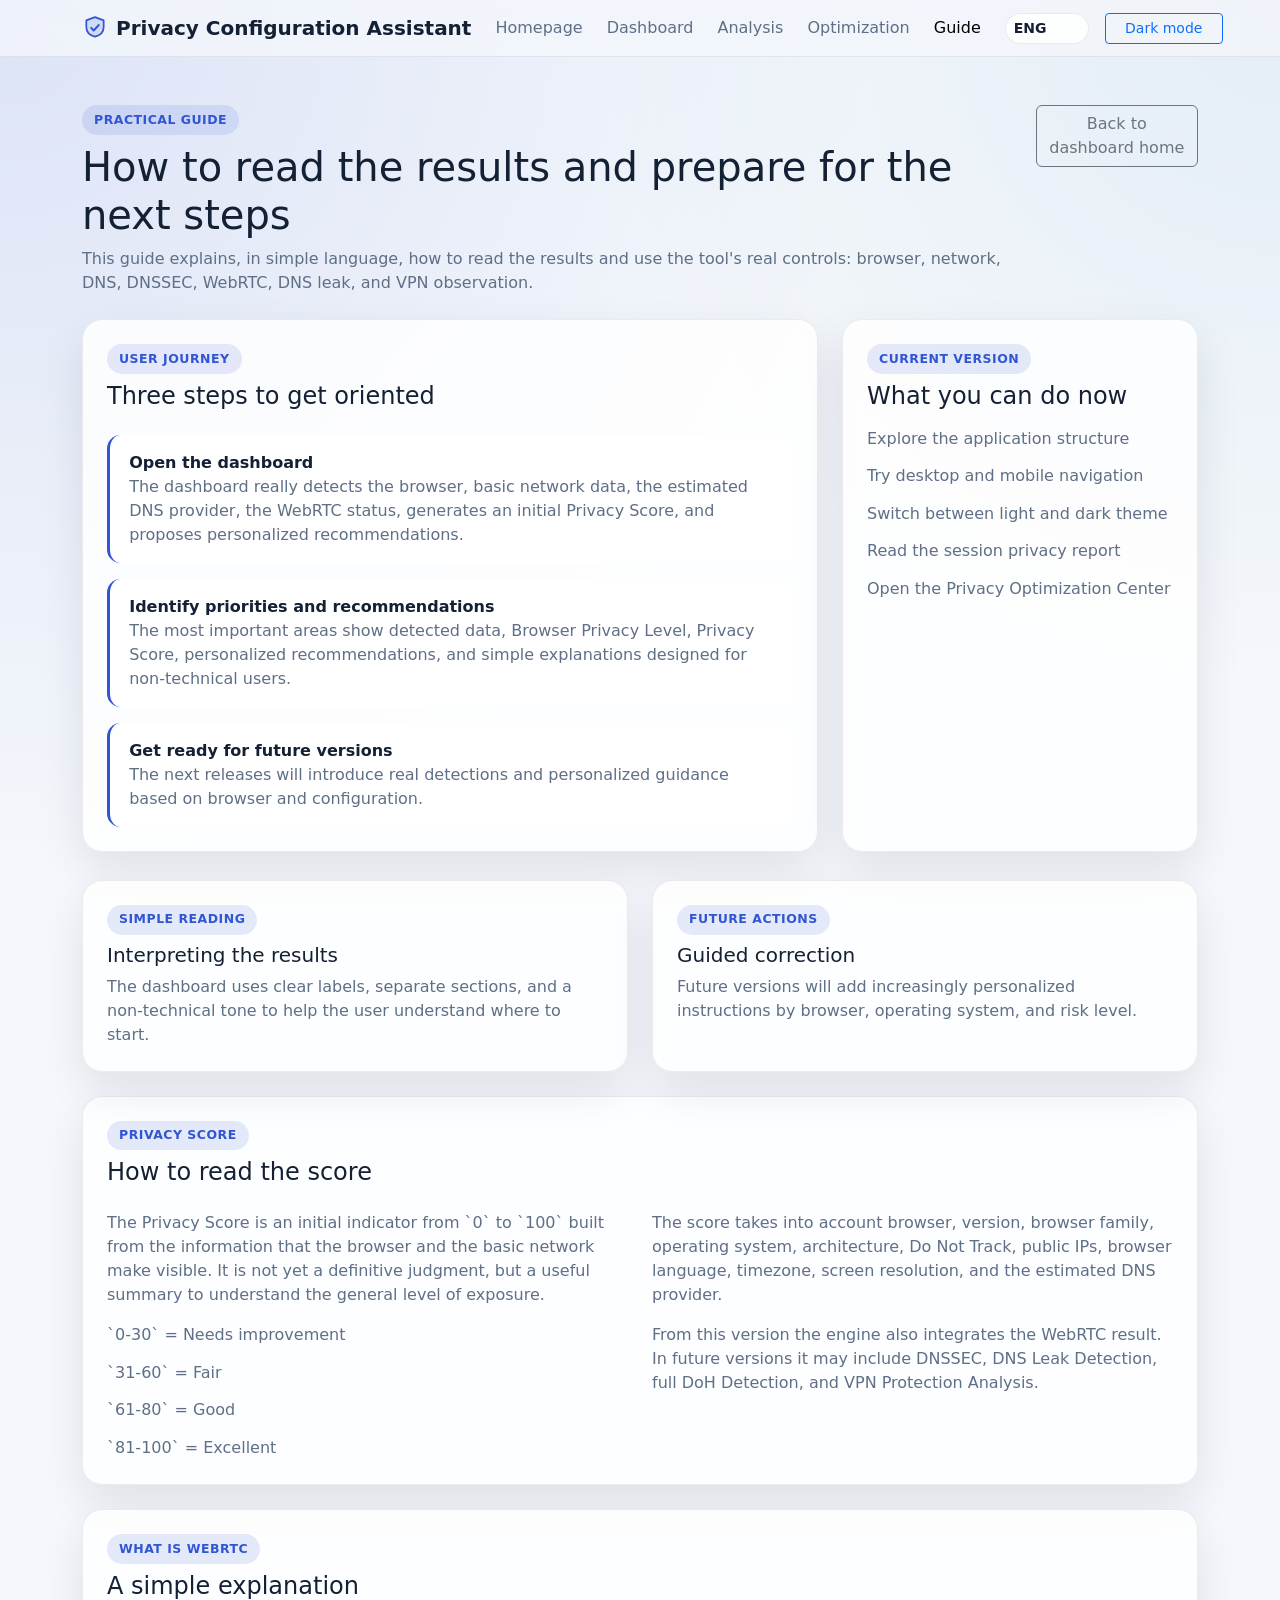
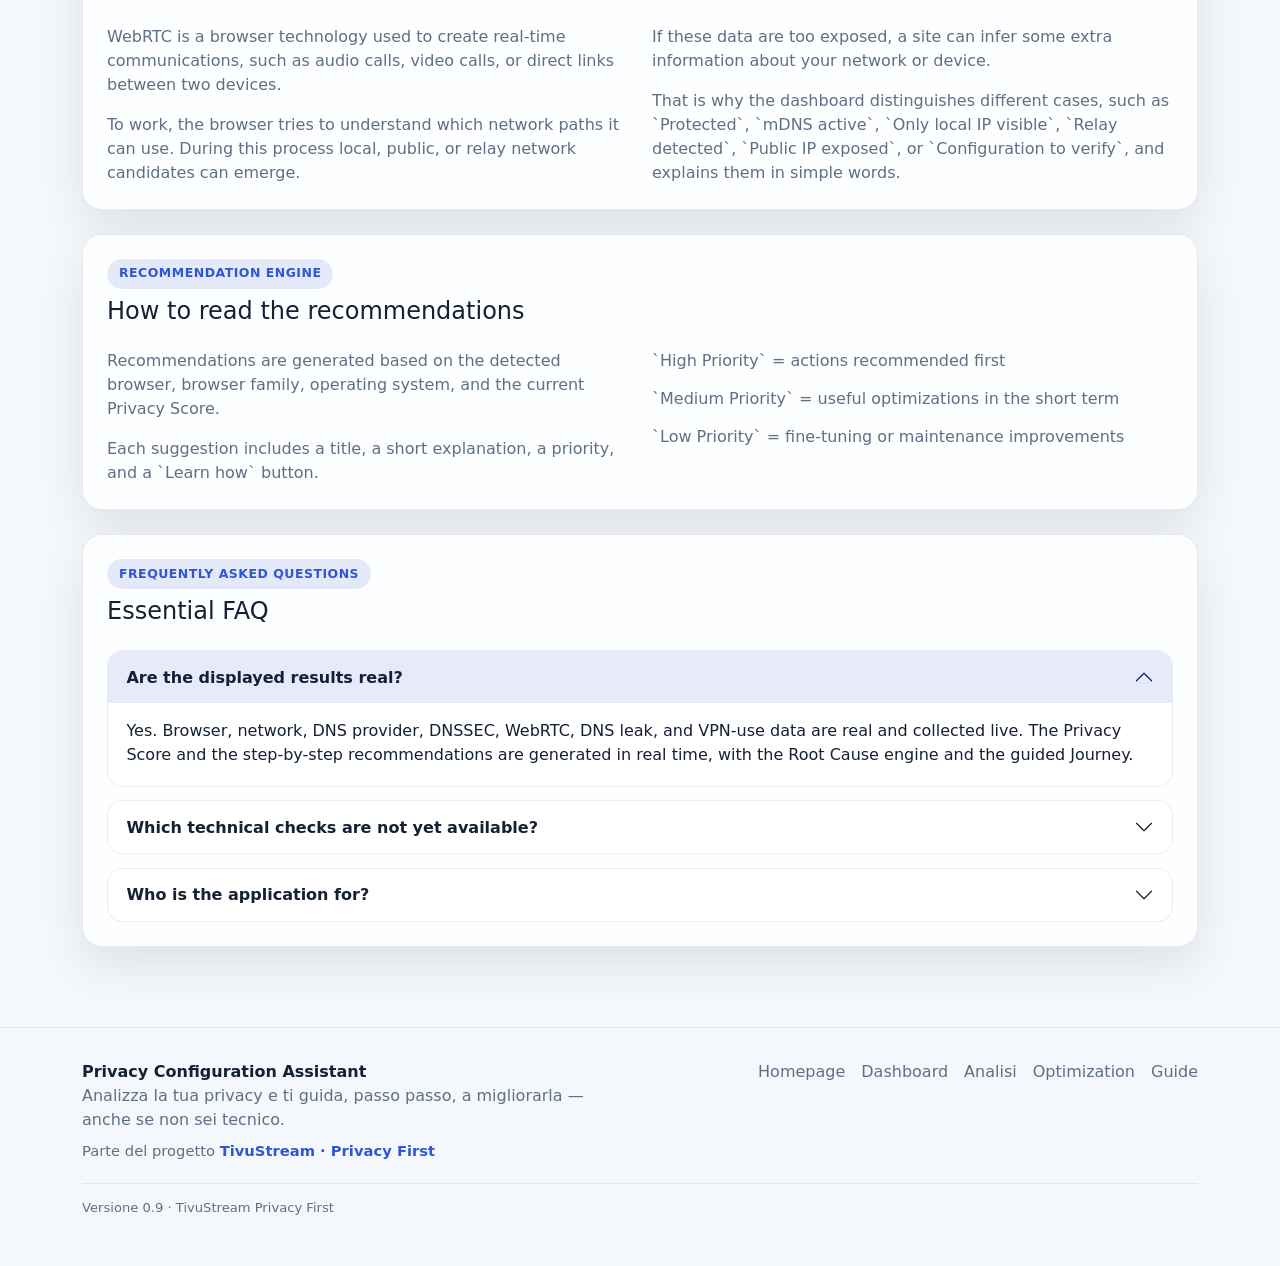
<file: guide.html>
<!DOCTYPE html>
<html lang="it" data-bs-theme="light">
<head>
  <meta charset="UTF-8">
  <meta name="viewport" content="width=device-width, initial-scale=1.0">
  <title>Guida - Privacy Configuration Assistant</title>
  <meta name="description" content="Guida introduttiva del Privacy Configuration Assistant per utenti non tecnici.">
  <link rel="preconnect" href="https://cdn.jsdelivr.net">
  <link rel="stylesheet" href="https://cdn.jsdelivr.net/npm/bootstrap@5.3.3/dist/css/bootstrap.min.css">
  <link rel="icon" type="image/svg+xml" href="assets/logo.svg">
  <link rel="stylesheet" href="assets/css/styles.css">
</head>
<body class="app-body">
  <nav class="navbar navbar-expand-lg sticky-top app-navbar">
    <div class="container">
      <a class="navbar-brand fw-semibold d-inline-flex align-items-center gap-2" href="index.html" aria-label="Privacy Configuration Assistant, parte di TivuStream Privacy First">
        <span class="brand-logo" aria-hidden="true">
          <svg viewBox="0 0 24 24" width="26" height="26" fill="none" xmlns="http://www.w3.org/2000/svg">
            <path d="M12 2 4 5v6c0 4.5 3.2 7.7 8 9 4.8-1.3 8-4.5 8-9V5l-8-3z" fill="currentColor" opacity="0.16"/>
            <path d="M12 2 4 5v6c0 4.5 3.2 7.7 8 9 4.8-1.3 8-4.5 8-9V5l-8-3z" stroke="currentColor" stroke-width="1.6" stroke-linejoin="round"/>
            <path d="m8.5 11.9 2.3 2.4 4.7-5.1" stroke="currentColor" stroke-width="1.8" stroke-linecap="round" stroke-linejoin="round"/>
          </svg>
        </span>
        <span>Privacy Configuration Assistant</span>
      </a>
      <button class="navbar-toggler" type="button" data-bs-toggle="collapse" data-bs-target="#mainNav" aria-controls="mainNav" aria-expanded="false" aria-label="Apri navigazione">
        <span class="navbar-toggler-icon"></span>
      </button>
      <div class="collapse navbar-collapse" id="mainNav">
        <ul class="navbar-nav ms-auto align-items-lg-center gap-lg-2">
          <li class="nav-item">
            <a class="nav-link" data-nav-link href="index.html">Homepage</a>
          </li>
          <li class="nav-item">
            <a class="nav-link" data-nav-link href="dashboard.html">Dashboard</a>
          </li>
          <li class="nav-item">
            <a class="nav-link" data-nav-link href="analysis.html">Analisi</a>
          </li>
          <li class="nav-item">
            <a class="nav-link" data-nav-link href="optimization.html">Ottimizza</a>
          </li>
          <li class="nav-item">
            <a class="nav-link" data-nav-link href="guide.html">Guida</a>
          </li>
          <li class="nav-item ms-lg-2">
            <button class="btn btn-outline-primary btn-sm theme-toggle" type="button" data-theme-toggle aria-label="Cambia tema">
              <span data-theme-label>Dark mode</span>
            </button>
          </li>
        </ul>
      </div>
    </div>
  </nav>

  <main class="py-5">
    <div class="container">
      <div class="page-intro mb-4">
        <div>
          <span class="eyebrow" id="guideIntroEyebrow">Guida pratica</span>
          <h1 class="mt-2 mb-2" id="guideIntroTitle">Come leggere i risultati e prepararti ai passaggi successivi</h1>
          <p class="text-secondary mb-0" id="guideIntroDescription">
            Questa guida spiega l'esperienza utente prevista dal progetto con linguaggio semplice
            e presenta tutti i controlli reali dello strumento: browser, rete, DNS, DNSSEC, WebRTC, DNS Leak e osservazione VPN.
          </p>
        </div>
        <a class="btn btn-outline-secondary" href="dashboard.html" id="guideIntroBack">Torna alla home dashboard</a>
      </div>

      <div class="row g-4">
        <div class="col-lg-8">
          <div class="content-panel">
            <span class="eyebrow" id="guideJourneyEyebrow">Percorso utente</span>
            <h2 class="h4 mt-2 mb-4" id="guideJourneyTitle">Tre passaggi per orientarsi</h2>
            <div class="timeline-list">
              <div class="timeline-item">
                <strong id="guideStep1Title">Apri la dashboard</strong>
                <p class="mb-0 text-secondary" id="guideStep1Description">La dashboard rileva realmente browser, rete di base, provider DNS stimato, stato WebRTC, genera un Privacy Score iniziale e propone raccomandazioni personalizzate.</p>
              </div>
              <div class="timeline-item">
                <strong id="guideStep2Title">Individua priorita e raccomandazioni</strong>
                <p class="mb-0 text-secondary" id="guideStep2Description">Le aree piu importanti mostrano dati rilevati, Browser Privacy Level, Privacy Score, raccomandazioni personalizzate e spiegazioni semplici pensate per utenti non tecnici.</p>
              </div>
              <div class="timeline-item">
                <strong id="guideStep3Title">Preparati alle versioni future</strong>
                <p class="mb-0 text-secondary" id="guideStep3Description">Le prossime release introdurranno rilevazioni reali e guida personalizzata in base a browser e configurazione.</p>
              </div>
            </div>
          </div>
        </div>
        <div class="col-lg-4">
          <div class="content-panel h-100">
            <span class="eyebrow" id="guideCurrentEyebrow">Versione attuale</span>
            <h2 class="h4 mt-2 mb-3" id="guideCurrentTitle">Cosa puoi fare adesso</h2>
            <ul class="list-unstyled muted-list mb-0">
              <li id="guideCurrentItem1">Esplorare la struttura dell'app</li>
              <li id="guideCurrentItem2">Provare la navigazione desktop e mobile</li>
              <li id="guideCurrentItem3">Cambiare tema light e dark</li>
              <li id="guideCurrentItem4">Consultare il report privacy reale della sessione</li>
              <li id="guideCurrentItem5">Aprire il Centro Ottimizzazione Privacy</li>
            </ul>
          </div>
        </div>
      </div>

      <div class="row g-4 mt-1">
        <div class="col-md-6">
          <div class="feature-card h-100">
            <span class="eyebrow" id="guideReadingEyebrow">Lettura semplice</span>
            <h2 class="h5 mt-2" id="guideReadingTitle">Interpretazione dei risultati</h2>
            <p class="text-secondary mb-0" id="guideReadingDescription">
              La dashboard usa etichette chiare, sezioni separate e tono non tecnico per aiutare
              l'utente a capire dove iniziare.
            </p>
          </div>
        </div>
        <div class="col-md-6">
          <div class="feature-card h-100">
            <span class="eyebrow" id="guideFutureEyebrow">Azioni future</span>
            <h2 class="h5 mt-2" id="guideFutureTitle">Correzione guidata</h2>
            <p class="text-secondary mb-0" id="guideFutureDescription">
              Le versioni successive aggiungeranno istruzioni sempre piu personalizzate per browser,
              sistema operativo e livello di rischio.
            </p>
          </div>
        </div>
      </div>

      <div class="content-panel mt-4">
        <span class="eyebrow" id="guideScoreEyebrow">Privacy Score</span>
        <h2 class="h4 mt-2 mb-4" id="guideScoreTitle">Come leggere il punteggio</h2>
        <div class="row g-4">
          <div class="col-lg-6">
            <p class="text-secondary mb-3" id="guideScoreDescription1">
              Il Privacy Score e un indicatore iniziale da `0` a `100` costruito con le informazioni che il browser e la rete di base rendono visibili.
              Non e ancora un giudizio definitivo, ma una sintesi utile per capire il livello generale di esposizione.
            </p>
            <ul class="list-unstyled muted-list mb-0">
              <li id="guideScoreItem1">`0-30` = Da migliorare</li>
              <li id="guideScoreItem2">`31-60` = Discreto</li>
              <li id="guideScoreItem3">`61-80` = Buono</li>
              <li id="guideScoreItem4">`81-100` = Ottimo</li>
            </ul>
          </div>
          <div class="col-lg-6">
            <p class="text-secondary mb-3" id="guideScoreDescription2">
              Il punteggio tiene conto di browser, versione, famiglia browser, sistema operativo, architettura, Do Not Track, IP pubblici, lingua browser, timezone, risoluzione schermo e provider DNS stimato.
            </p>
            <p class="text-secondary mb-0" id="guideScoreDescription3">
              Da questa versione il motore integra anche il risultato WebRTC. Nelle prossime versioni potra includere DNSSEC, DNS Leak Detection, DoH Detection completo e VPN Protection Analysis.
            </p>
          </div>
        </div>
      </div>

      <div class="content-panel mt-4">
        <span class="eyebrow" id="guideWebRtcEyebrow">Cos'e WebRTC</span>
        <h2 class="h4 mt-2 mb-4" id="guideWebRtcTitle">Una spiegazione semplice</h2>
        <div class="row g-4">
          <div class="col-lg-6">
            <p class="text-secondary mb-3" id="guideWebRtcDescription1">
              WebRTC e una tecnologia del browser che serve a creare comunicazioni in tempo reale, per esempio chiamate audio, video o collegamenti diretti tra due dispositivi.
            </p>
            <p class="text-secondary mb-0" id="guideWebRtcDescription2">
              Per funzionare, il browser prova a capire quali percorsi di rete puo usare. Durante questo processo possono emergere candidati di rete locali, pubblici o relay.
            </p>
          </div>
          <div class="col-lg-6">
            <p class="text-secondary mb-3" id="guideWebRtcDescription3">
              Se questi dati sono troppo esposti, un sito puo ricavare qualche informazione in piu sulla tua rete o sul tuo dispositivo.
            </p>
            <p class="text-secondary mb-0" id="guideWebRtcDescription4">
              Per questo la dashboard distingue casi diversi, come `Protetto`, `mDNS attivo`, `Solo IP locale visibile`, `Relay rilevato`, `IP pubblico esposto` o `Configurazione da verificare`, e li spiega con parole semplici.
            </p>
          </div>
        </div>
      </div>

      <div class="content-panel mt-4">
        <span class="eyebrow" id="guideRecommendationEyebrow">Recommendation Engine</span>
        <h2 class="h4 mt-2 mb-4" id="guideRecommendationTitle">Come leggere le raccomandazioni</h2>
        <div class="row g-4">
          <div class="col-lg-6">
            <p class="text-secondary mb-3" id="guideRecommendationDescription1">
              Le raccomandazioni vengono generate in base al browser rilevato, alla famiglia browser,
              al sistema operativo e al Privacy Score attuale.
            </p>
            <p class="text-secondary mb-0" id="guideRecommendationDescription2">
              Ogni suggerimento include un titolo, una spiegazione breve, una priorita e un pulsante `Scopri come fare`.
            </p>
          </div>
          <div class="col-lg-6">
            <ul class="list-unstyled muted-list mb-0">
              <li id="guideRecommendationItem1">`Priorita Alta` = interventi consigliati per primi</li>
              <li id="guideRecommendationItem2">`Priorita Media` = ottimizzazioni utili nel breve periodo</li>
              <li id="guideRecommendationItem3">`Priorita Bassa` = miglioramenti di rifinitura o mantenimento</li>
            </ul>
          </div>
        </div>
      </div>

      <div class="content-panel mt-4">
        <span class="eyebrow" id="guideFaqEyebrow">Domande frequenti</span>
        <h2 class="h4 mt-2 mb-4" id="guideFaqTitle">FAQ essenziali</h2>
        <div class="accordion app-accordion" id="guideFaq">
          <div class="accordion-item">
            <h3 class="accordion-header">
              <button class="accordion-button" id="guideFaqQuestion1" type="button" data-bs-toggle="collapse" data-bs-target="#faqOne" aria-expanded="true" aria-controls="faqOne">
                I risultati mostrati sono reali?
              </button>
            </h3>
            <div id="faqOne" class="accordion-collapse collapse show" data-bs-parent="#guideFaq">
              <div class="accordion-body" id="guideFaqAnswer1">
                Si. I dati di browser, rete, provider DNS, DNSSEC, WebRTC, DNS Leak e uso di VPN sono reali e raccolti dal vivo. Il Privacy Score e le raccomandazioni passo passo vengono generati in tempo reale, con motore Root Cause e percorso guidato Journey.
              </div>
            </div>
          </div>
          <div class="accordion-item">
            <h3 class="accordion-header">
              <button class="accordion-button collapsed" id="guideFaqQuestion2" type="button" data-bs-toggle="collapse" data-bs-target="#faqTwo" aria-expanded="false" aria-controls="faqTwo">
                Quali controlli tecnici non sono ancora presenti?
              </button>
            </h3>
            <div id="faqTwo" class="accordion-collapse collapse" data-bs-parent="#guideFaq">
              <div class="accordion-body" id="guideFaqAnswer2">
                Restano da completare: la verifica automatica dopo una correzione, il supporto per Safari, un report finale da salvare o condividere e il rilevamento DoH completo.
              </div>
            </div>
          </div>
          <div class="accordion-item">
            <h3 class="accordion-header">
              <button class="accordion-button collapsed" id="guideFaqQuestion3" type="button" data-bs-toggle="collapse" data-bs-target="#faqThree" aria-expanded="false" aria-controls="faqThree">
                A chi e rivolta l'applicazione?
              </button>
            </h3>
            <div id="faqThree" class="accordion-collapse collapse" data-bs-parent="#guideFaq">
              <div class="accordion-body" id="guideFaqAnswer3">
                Il prodotto e pensato soprattutto per utenti non tecnici che vogliono capire e migliorare la propria configurazione privacy in modo guidato.
              </div>
            </div>
          </div>
        </div>
      </div>
    </div>
  </main>

  <footer class="app-footer">
    <div class="container">
      <div class="footer-top d-flex flex-column flex-md-row justify-content-between align-items-start gap-3">
        <div class="footer-about">
          <strong>Privacy Configuration Assistant</strong>
          <p class="mb-2 text-secondary">Analizza la tua privacy e ti guida, passo passo, a migliorarla &mdash; anche se non sei tecnico.</p>
          <p class="footer-brand mb-0">Parte del progetto <a href="https://tivustream.com" target="_blank" rel="noopener"><strong>TivuStream &middot; Privacy First</strong></a></p>
        </div>
        <nav class="footer-links" aria-label="Link del footer">
          <a href="index.html">Homepage</a>
          <a href="dashboard.html">Dashboard</a>
          <a href="analysis.html">Analisi</a>
          <a href="optimization.html">Ottimizza</a>
          <a href="guide.html">Guida</a>
        </nav>
      </div>
      <div class="footer-bottom text-secondary">Versione 0.9 &middot; TivuStream Privacy First</div>
    </div>
  </footer>

  <script src="https://cdn.jsdelivr.net/npm/bootstrap@5.3.3/dist/js/bootstrap.bundle.min.js"></script>
  <script src="assets/js/browser-detection.js"></script>
  <script src="assets/js/privacy-intelligence-engine.js"></script>
  <script src="assets/js/i18n.js"></script>
  <script src="assets/js/app.js"></script>
</body>
</html>
</file>
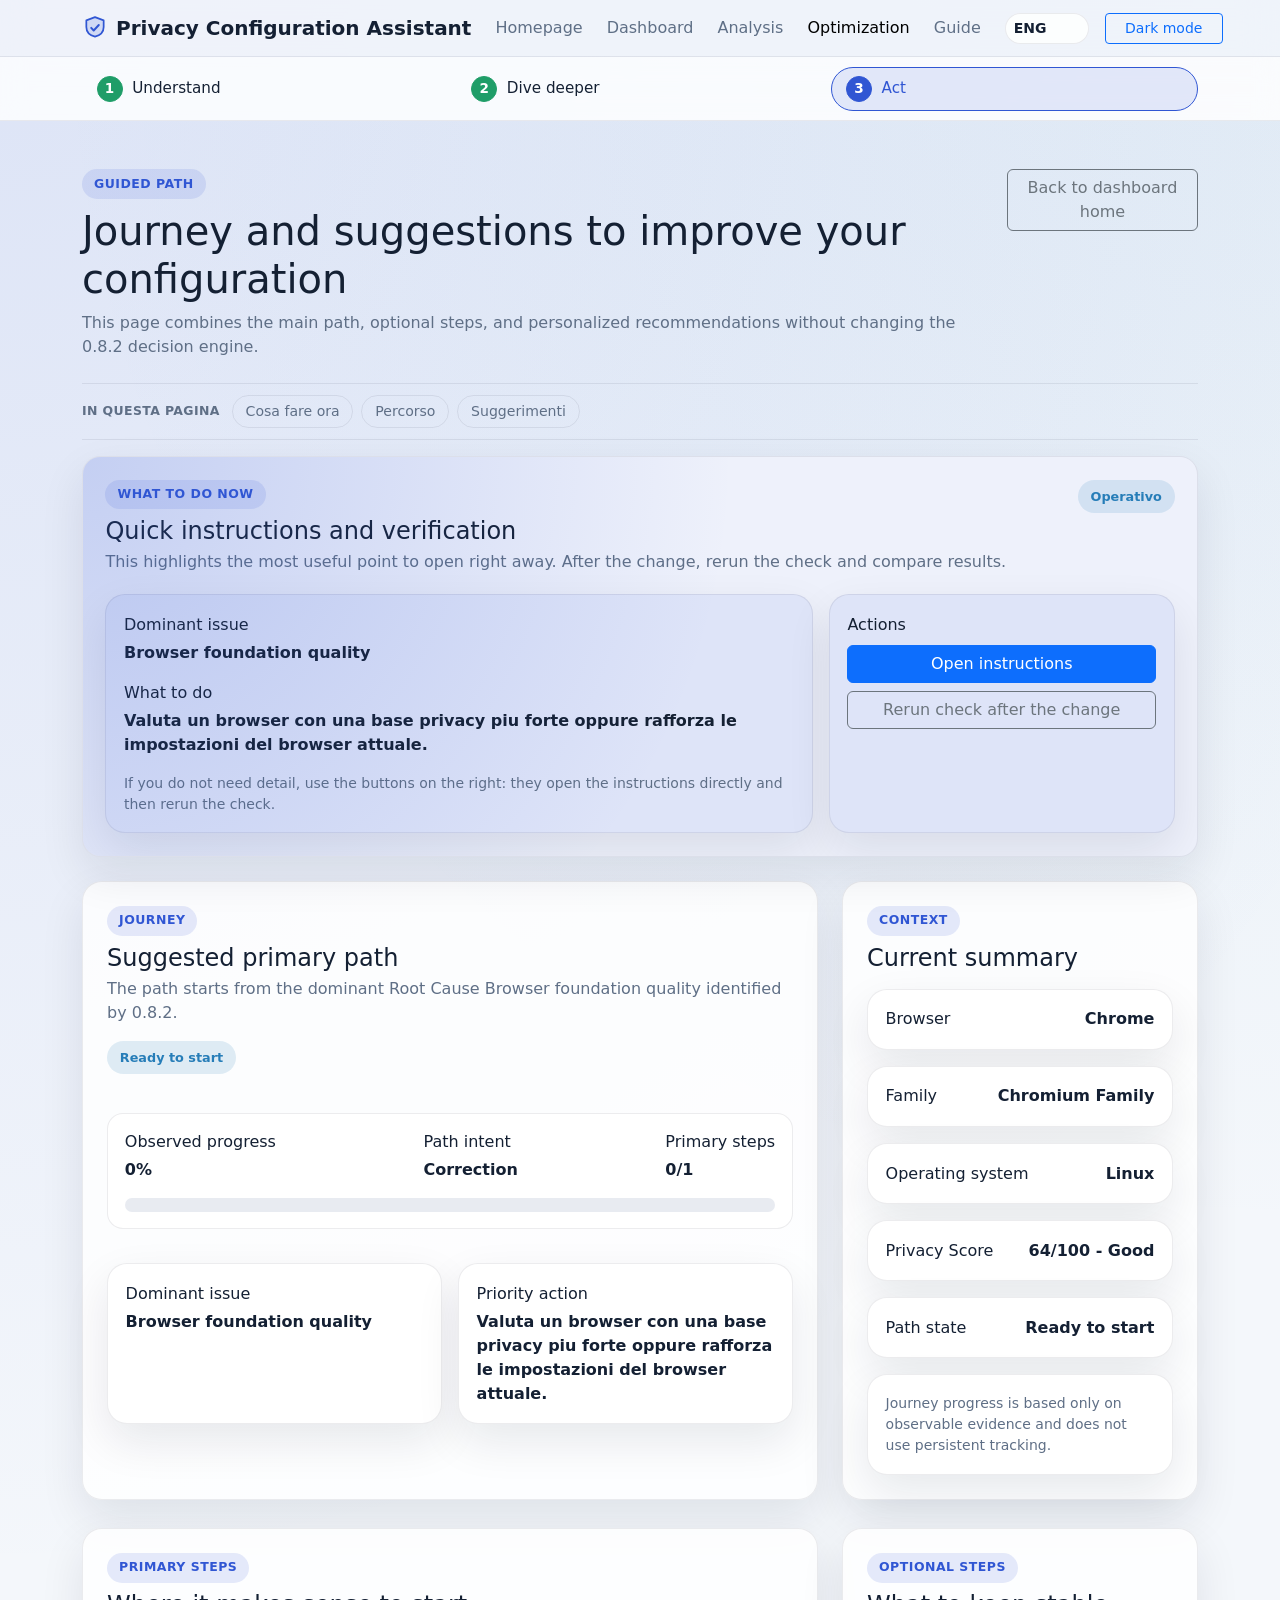
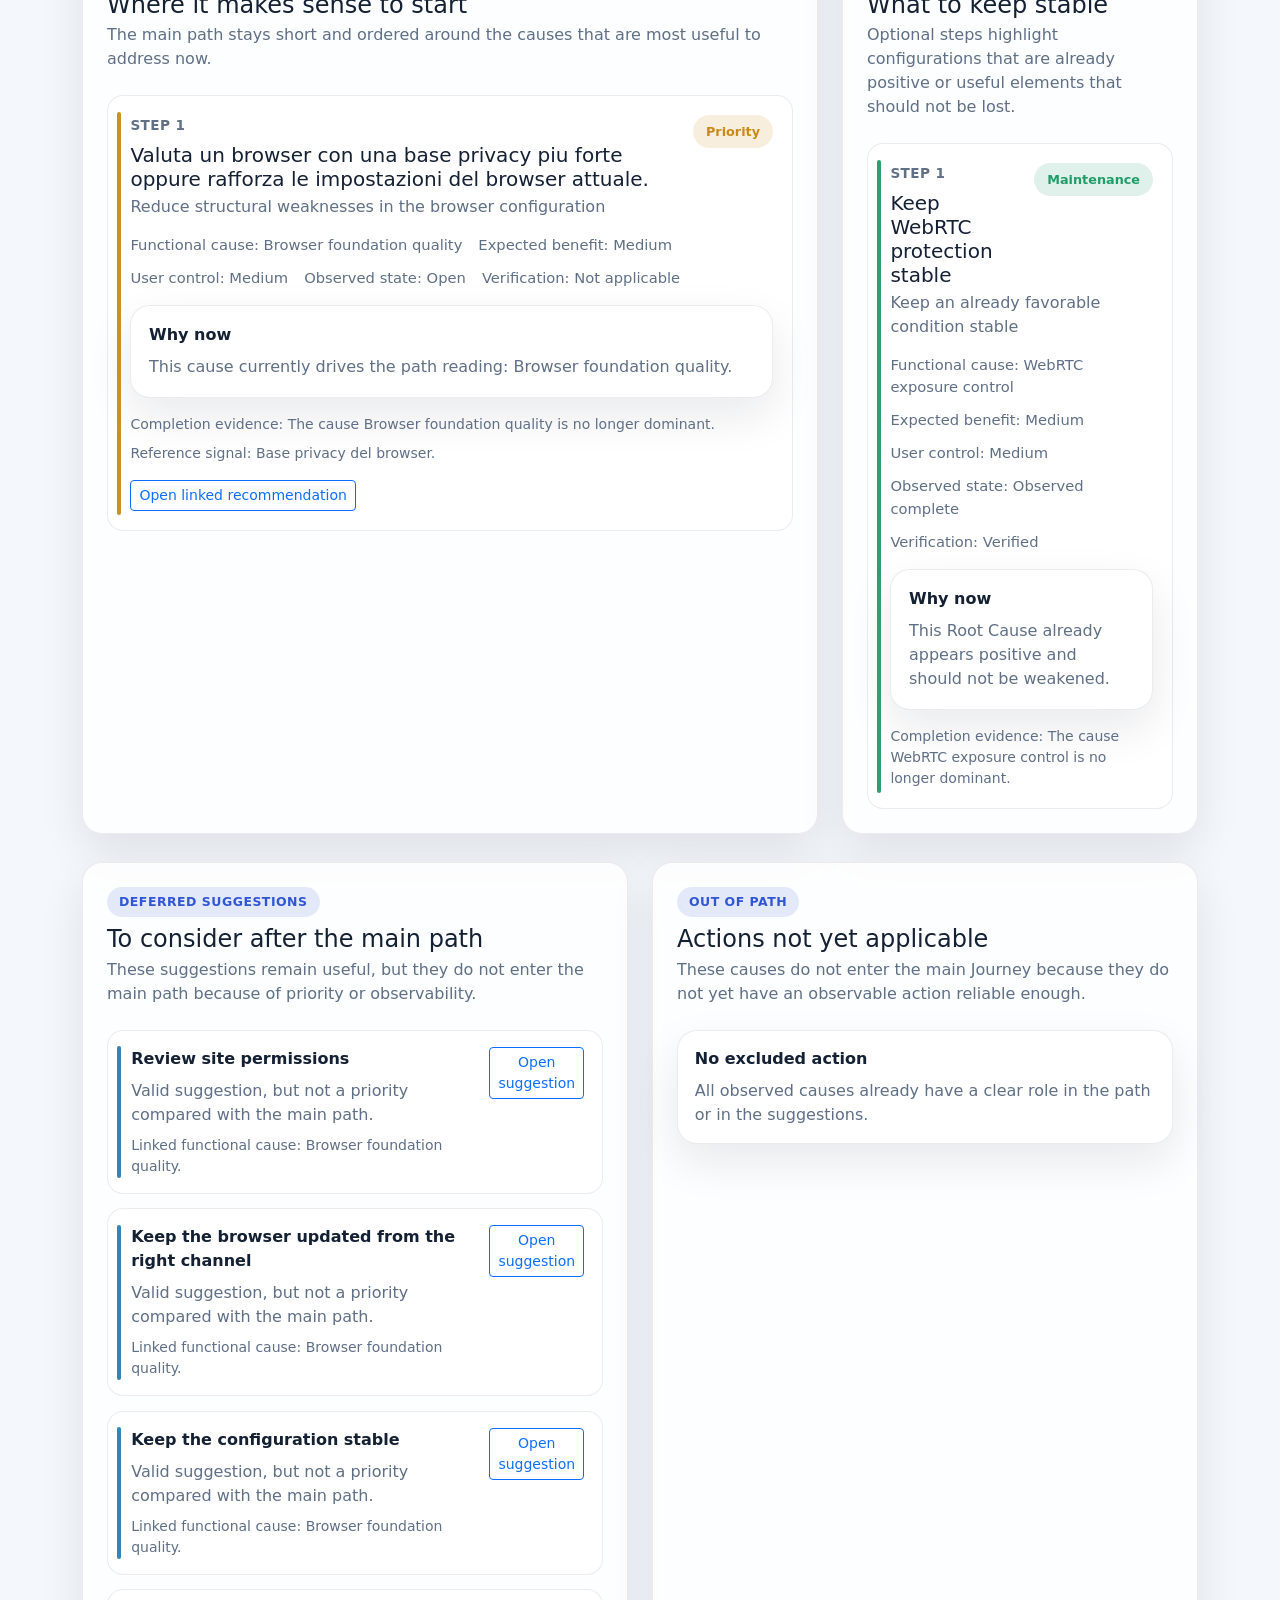
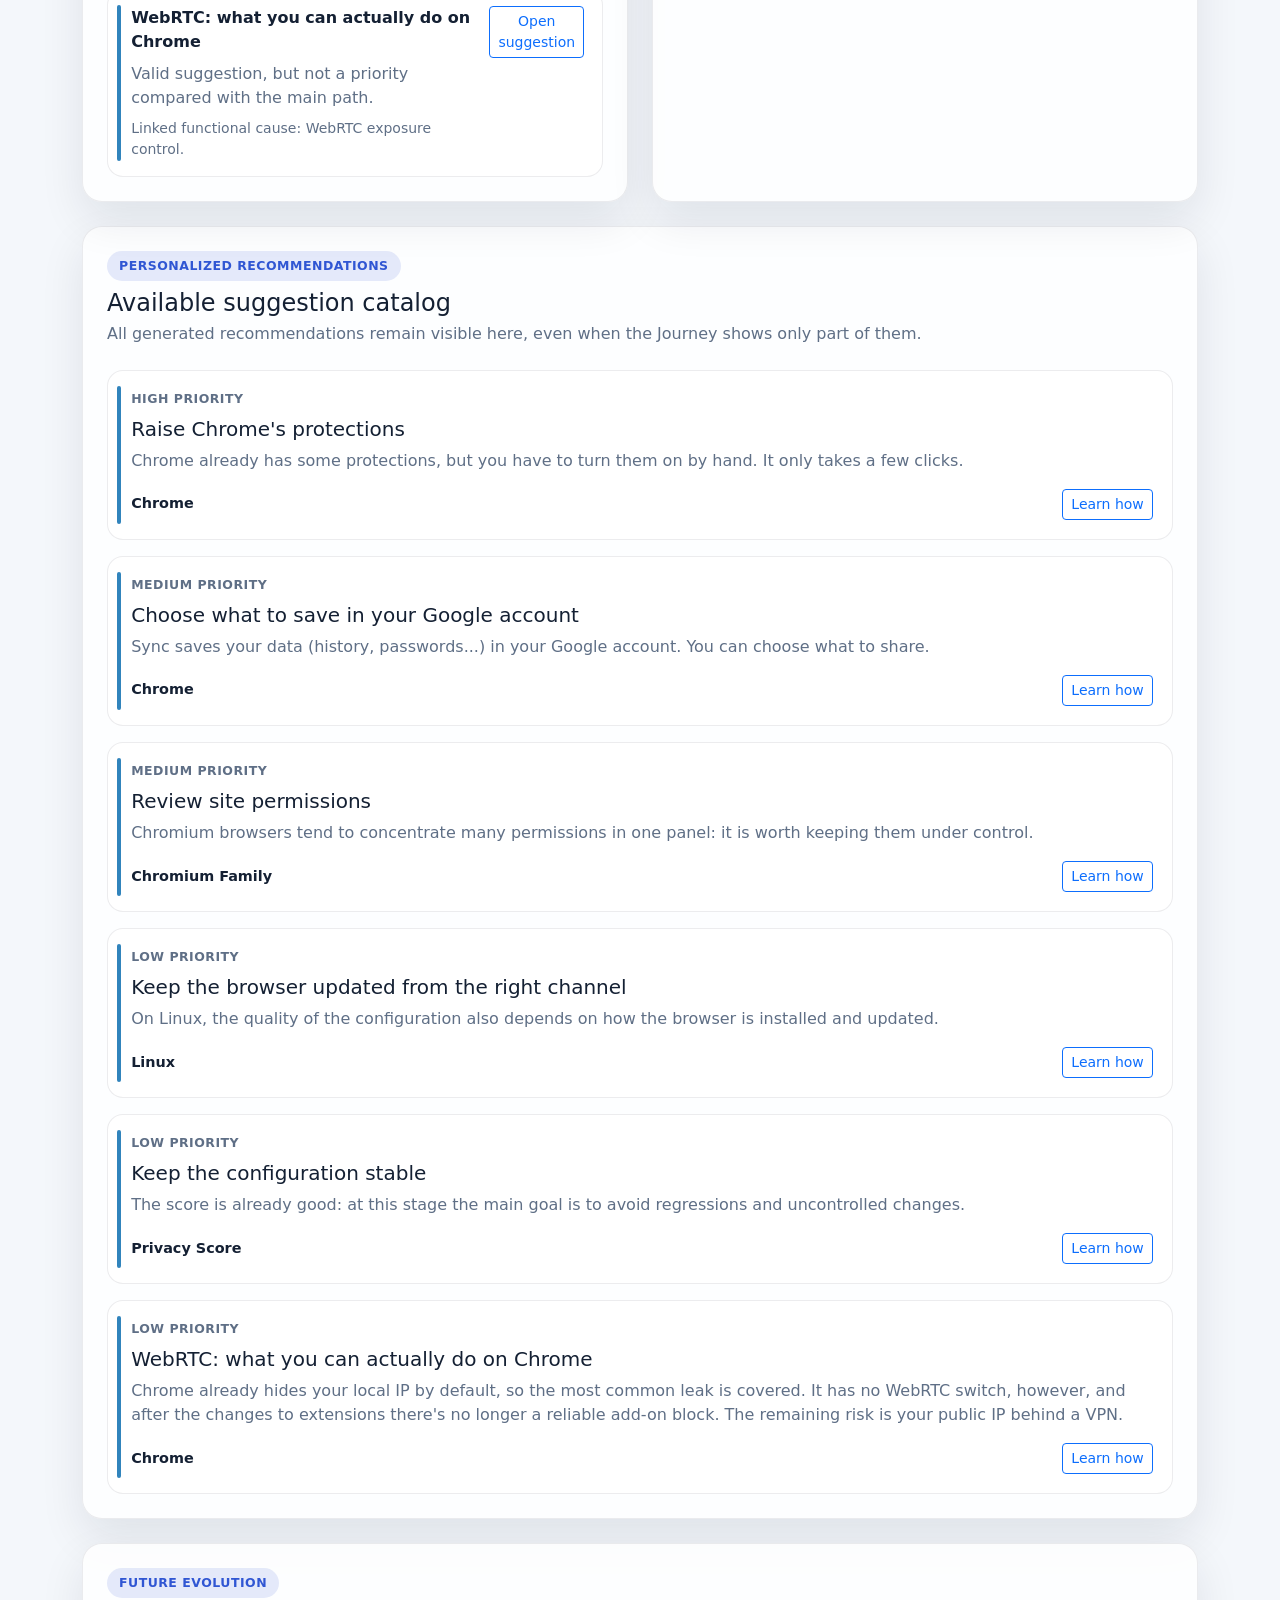
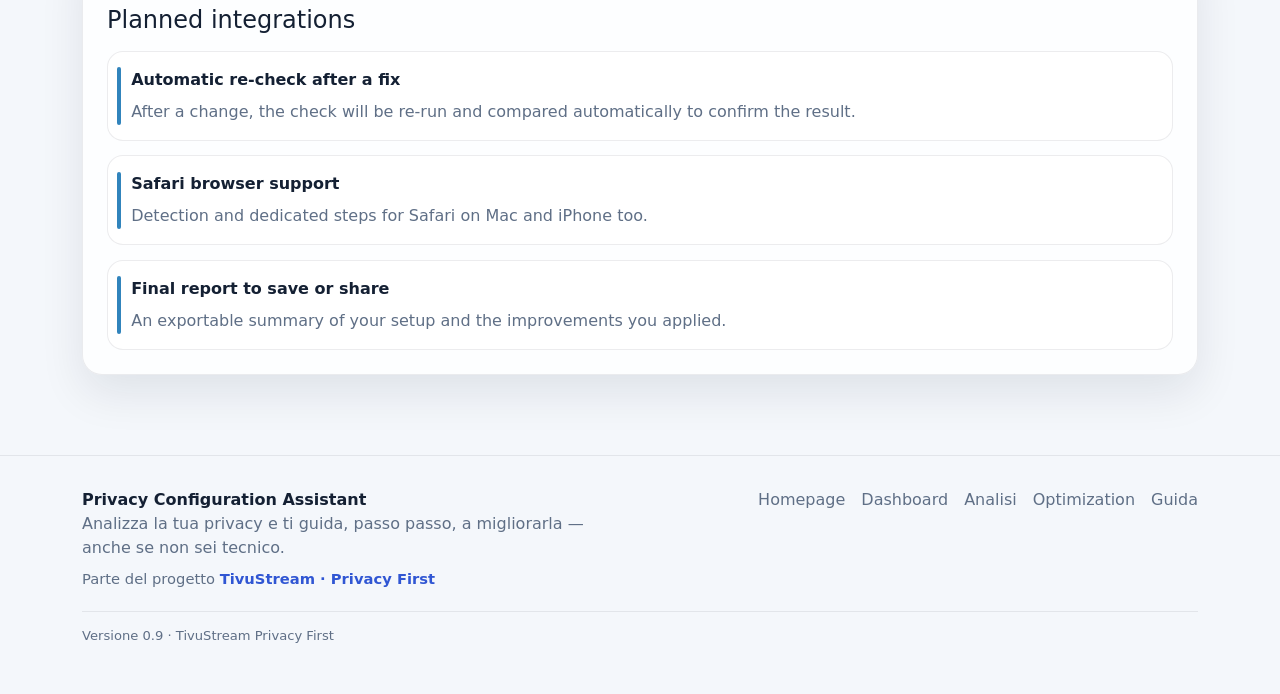
<file: optimization.html>
<!DOCTYPE html>
<html lang="it" data-bs-theme="light">
<head>
  <meta charset="UTF-8">
  <meta name="viewport" content="width=device-width, initial-scale=1.0">
  <title>Centro Ottimizzazione Privacy - Privacy Configuration Assistant</title>
  <meta name="description" content="Pagina dedicata alle raccomandazioni personalizzate del Privacy Configuration Assistant.">
  <link rel="preconnect" href="https://cdn.jsdelivr.net">
  <link rel="stylesheet" href="https://cdn.jsdelivr.net/npm/bootstrap@5.3.3/dist/css/bootstrap.min.css">
  <link rel="icon" type="image/svg+xml" href="assets/logo.svg">
  <link rel="stylesheet" href="assets/css/styles.css">
</head>
<body class="app-body">
  <nav class="navbar navbar-expand-lg sticky-top app-navbar">
    <div class="container">
      <a class="navbar-brand fw-semibold d-inline-flex align-items-center gap-2" href="index.html" aria-label="Privacy Configuration Assistant, parte di TivuStream Privacy First">
        <span class="brand-logo" aria-hidden="true">
          <svg viewBox="0 0 24 24" width="26" height="26" fill="none" xmlns="http://www.w3.org/2000/svg">
            <path d="M12 2 4 5v6c0 4.5 3.2 7.7 8 9 4.8-1.3 8-4.5 8-9V5l-8-3z" fill="currentColor" opacity="0.16"/>
            <path d="M12 2 4 5v6c0 4.5 3.2 7.7 8 9 4.8-1.3 8-4.5 8-9V5l-8-3z" stroke="currentColor" stroke-width="1.6" stroke-linejoin="round"/>
            <path d="m8.5 11.9 2.3 2.4 4.7-5.1" stroke="currentColor" stroke-width="1.8" stroke-linecap="round" stroke-linejoin="round"/>
          </svg>
        </span>
        <span>Privacy Configuration Assistant</span>
      </a>
      <button class="navbar-toggler" type="button" data-bs-toggle="collapse" data-bs-target="#mainNav" aria-controls="mainNav" aria-expanded="false" aria-label="Apri navigazione">
        <span class="navbar-toggler-icon"></span>
      </button>
      <div class="collapse navbar-collapse" id="mainNav">
        <ul class="navbar-nav ms-auto align-items-lg-center gap-lg-2">
          <li class="nav-item">
            <a class="nav-link" data-nav-link href="index.html">Homepage</a>
          </li>
          <li class="nav-item">
            <a class="nav-link" data-nav-link href="dashboard.html">Dashboard</a>
          </li>
          <li class="nav-item">
            <a class="nav-link" data-nav-link href="analysis.html">Analisi</a>
          </li>
          <li class="nav-item">
            <a class="nav-link" data-nav-link href="optimization.html">Ottimizza</a>
          </li>
          <li class="nav-item">
            <a class="nav-link" data-nav-link href="guide.html">Guida</a>
          </li>
          <li class="nav-item ms-lg-2">
            <button class="btn btn-outline-primary btn-sm theme-toggle" type="button" data-theme-toggle aria-label="Cambia tema">
              <span data-theme-label>Dark mode</span>
            </button>
          </li>
        </ul>
      </div>
    </div>
  </nav>

  <nav class="journey-stepper" aria-label="Percorso di analisi privacy">
    <div class="container">
      <ol class="journey-stepper-track">
        <li class="journey-step is-complete">
          <a href="dashboard.html"><span class="journey-step-index">1</span><span class="journey-step-label">Capisci</span></a>
        </li>
        <li class="journey-step is-complete">
          <a href="analysis.html"><span class="journey-step-index">2</span><span class="journey-step-label">Approfondisci</span></a>
        </li>
        <li class="journey-step is-active" aria-current="step">
          <a href="optimization.html"><span class="journey-step-index">3</span><span class="journey-step-label">Agisci</span></a>
        </li>
      </ol>
    </div>
  </nav>

  <main class="py-5">
    <div class="container">
      <div class="page-intro mb-4">
        <div>
          <span class="eyebrow" id="optimizationIntroEyebrow">Percorso guidato</span>
          <h1 class="mt-2 mb-2" id="optimizationIntroTitle">Journey e suggerimenti per migliorare la configurazione</h1>
          <p class="text-secondary mb-0" id="optimizationIntroDescription">
            Questa pagina unisce percorso principale, step opzionali e raccomandazioni personalizzate
            senza modificare il motore decisionale della 0.8.2.
          </p>
        </div>
        <a class="btn btn-outline-secondary" href="dashboard.html" id="optimizationIntroBack">Torna alla home dashboard</a>
      </div>

      <nav class="page-jump-nav" aria-label="Indice della pagina">
        <span class="page-jump-label">In questa pagina</span>
        <a href="#optimizationActionPanel">Cosa fare ora</a>
        <a href="#optimizationJourneySection">Percorso</a>
        <a href="#optimizationRecommendationSection">Suggerimenti</a>
      </nav>

      <div class="action-panel action-panel--primary mb-4 jump-target" id="optimizationActionPanel">
        <div class="d-flex justify-content-between align-items-start gap-3 flex-wrap">
          <div>
            <span class="eyebrow" id="optimizationActionEyebrow">Cosa fare ora</span>
            <h2 class="h4 mt-2 mb-1" id="optimizationActionTitle">Istruzioni rapide e verifica</h2>
            <p class="text-secondary mb-0" id="optimizationActionDescription">
              Qui trovi il punto piu utile da aprire subito. Dopo la modifica, rifai il check e confronta i risultati.
            </p>
          </div>
          <span class="status-pill status-info" data-optimization-action-badge>Operativo</span>
        </div>
        <div class="row g-3 mt-1">
          <div class="col-lg-8">
            <div class="soft-box h-100">
              <span class="summary-label" id="optimizationActionIssueLabel">Problema dominante</span>
              <strong class="d-block mt-1" data-optimization-action-issue>In preparazione...</strong>
              <span class="summary-label mt-3 d-block" id="optimizationActionDoLabel">Cosa fare</span>
              <strong class="d-block mt-1" data-optimization-action-do>Sto preparando l'azione prioritaria.</strong>
              <p class="text-secondary small mt-3 mb-0" id="optimizationActionHint">
                Se non ti interessa il dettaglio, usa i pulsanti a destra: aprono direttamente le istruzioni e poi rilanciano il check.
              </p>
            </div>
          </div>
          <div class="col-lg-4">
            <div class="soft-box h-100">
              <span class="summary-label" id="optimizationActionNextLabel">Azioni</span>
              <div class="d-grid gap-2 mt-2">
                <a class="btn btn-primary" href="#optimizationRecommendationSection" id="optimizationActionOpenHowTo">Apri istruzioni</a>
                <a class="btn btn-outline-secondary" href="index.html?start=1&target=optimization" id="optimizationActionRecheck">Rifai check dopo la modifica</a>
              </div>
            </div>
          </div>
        </div>
      </div>

      <div class="row g-4">
        <div class="col-lg-8">
          <div class="content-panel h-100" id="optimizationJourneyHero"></div>
        </div>
        <div class="col-lg-4">
          <div class="content-panel h-100">
            <span class="eyebrow" id="optimizationSummaryEyebrow">Contesto</span>
            <h2 class="h4 mt-2 mb-3" id="optimizationSummaryTitle">Riepilogo attuale</h2>
            <div class="soft-box">
              <div class="d-flex justify-content-between align-items-center">
                <span id="optimizationBrowserLabel">Browser</span>
                <strong data-optimization-browser>In rilevamento...</strong>
              </div>
            </div>
            <div class="soft-box mt-3">
              <div class="d-flex justify-content-between align-items-center">
                <span id="optimizationFamilyLabel">Famiglia</span>
                <strong data-optimization-family>In rilevamento...</strong>
              </div>
            </div>
            <div class="soft-box mt-3">
              <div class="d-flex justify-content-between align-items-center">
                <span id="optimizationOsLabel">Sistema operativo</span>
                <strong data-optimization-os>In rilevamento...</strong>
              </div>
            </div>
            <div class="soft-box mt-3">
              <div class="d-flex justify-content-between align-items-center">
                <span id="optimizationScoreLabel">Privacy Score</span>
                <strong data-optimization-score>In calcolo...</strong>
              </div>
            </div>
            <div class="soft-box mt-3">
              <div class="d-flex justify-content-between align-items-center">
                <span id="optimizationJourneyStateLabel">Stato percorso</span>
                <strong data-optimization-journey-state>In preparazione...</strong>
              </div>
            </div>
            <div class="soft-box mt-3">
              <p class="text-secondary small mb-0" id="optimizationSummaryNote">
                Il progresso del Journey si basa solo su evidenze osservabili e non usa tracking persistente.
              </p>
            </div>
          </div>
        </div>
      </div>

      <div class="row g-4 mt-1">
        <div class="col-lg-8">
          <div class="content-panel h-100 jump-target" id="optimizationJourneySection">
            <span class="eyebrow" id="optimizationJourneyStepsEyebrow">Step principali</span>
            <h2 class="h4 mt-2 mb-1" id="optimizationJourneyStepsTitle">Da dove conviene iniziare</h2>
            <p class="text-secondary mb-0" id="optimizationJourneyStepsDescription">
              Il percorso principale resta corto e ordinato sulle cause piu utili da affrontare adesso.
            </p>
            <div class="journey-step-list mt-4" id="optimizationJourneyStepList"></div>
          </div>
        </div>
        <div class="col-lg-4">
          <div class="content-panel h-100">
            <span class="eyebrow" id="optimizationOptionalEyebrow">Step opzionali</span>
            <h2 class="h4 mt-2 mb-1" id="optimizationOptionalTitle">Cosa mantenere stabile</h2>
            <p class="text-secondary mb-0" id="optimizationOptionalDescription">
              Gli step opzionali evidenziano configurazioni gia positive o elementi utili da non perdere.
            </p>
            <div class="journey-step-list mt-4" id="optimizationOptionalStepList"></div>
          </div>
        </div>
      </div>

      <div class="row g-4 mt-1">
        <div class="col-lg-6">
          <div class="content-panel h-100">
            <span class="eyebrow" id="optimizationDeferredEyebrow">Suggerimenti differiti</span>
            <h2 class="h4 mt-2 mb-1" id="optimizationDeferredTitle">Da considerare dopo il percorso principale</h2>
            <p class="text-secondary mb-0" id="optimizationDeferredDescription">
              Questi suggerimenti restano utili, ma non entrano nel percorso principale per priorita o osservabilita.
            </p>
            <div class="report-list mt-4" id="optimizationDeferredRecommendationList"></div>
          </div>
        </div>
        <div class="col-lg-6">
          <div class="content-panel h-100" id="optimizationNonApplicableSection">
            <span class="eyebrow" id="optimizationNonApplicableEyebrow">Fuori percorso</span>
            <h2 class="h4 mt-2 mb-1" id="optimizationNonApplicableTitle">Azioni non ancora applicabili</h2>
            <p class="text-secondary mb-0" id="optimizationNonApplicableDescription">
              Queste cause non entrano nel Journey principale perche non hanno ancora un'azione osservabile abbastanza affidabile.
            </p>
            <div class="report-list mt-4" id="optimizationNonApplicableList"></div>
          </div>
        </div>
      </div>

      <div class="content-panel mt-4 jump-target" id="optimizationRecommendationSection">
        <span class="eyebrow" id="optimizationRecommendationEyebrow">Raccomandazioni personalizzate</span>
        <h2 class="h4 mt-2 mb-1" id="optimizationRecommendationTitle">Catalogo suggerimenti disponibile</h2>
        <p class="text-secondary mb-0" id="optimizationRecommendationDescription">
          Qui restano visibili tutte le raccomandazioni generate, anche quando il Journey ne mostra solo una parte.
        </p>
        <div class="recommendation-list mt-4" id="optimizationRecommendationList"></div>
      </div>

      <div class="content-panel mt-4">
        <span class="eyebrow" id="optimizationFutureEyebrow">Evoluzione futura</span>
        <h2 class="h4 mt-2 mb-3" id="optimizationFutureTitle">Integrazioni previste</h2>
        <div class="report-list" id="futureIntegrationList"></div>
      </div>
    </div>
  </main>

  <footer class="app-footer">
    <div class="container">
      <div class="footer-top d-flex flex-column flex-md-row justify-content-between align-items-start gap-3">
        <div class="footer-about">
          <strong>Privacy Configuration Assistant</strong>
          <p class="mb-2 text-secondary">Analizza la tua privacy e ti guida, passo passo, a migliorarla &mdash; anche se non sei tecnico.</p>
          <p class="footer-brand mb-0">Parte del progetto <a href="https://tivustream.com" target="_blank" rel="noopener"><strong>TivuStream &middot; Privacy First</strong></a></p>
        </div>
        <nav class="footer-links" aria-label="Link del footer">
          <a href="index.html">Homepage</a>
          <a href="dashboard.html">Dashboard</a>
          <a href="analysis.html">Analisi</a>
          <a href="optimization.html">Ottimizza</a>
          <a href="guide.html">Guida</a>
        </nav>
      </div>
      <div class="footer-bottom text-secondary">Versione 0.9 &middot; TivuStream Privacy First</div>
    </div>
  </footer>

  <script src="https://cdn.jsdelivr.net/npm/bootstrap@5.3.3/dist/js/bootstrap.bundle.min.js"></script>
  <script src="assets/js/browser-detection.js"></script>
  <script src="assets/js/network-detection.js"></script>
  <script src="assets/js/dns-provider-catalog.js"></script>
  <script src="assets/js/dns-probe.js"></script>
  <script src="assets/js/dns-confidence-engine.js"></script>
  <script src="assets/js/dns-detection.js"></script>
  <script src="assets/js/dns-leak-detection.js"></script>
  <script src="assets/js/dns-security-detection.js"></script>
  <script src="assets/js/vpn-detection.js"></script>
  <script src="assets/js/webrtc-detection.js"></script>
  <script src="assets/js/privacy-score.js"></script>
  <script src="assets/js/recommendation-engine.js"></script>
  <script src="assets/js/privacy-intelligence-engine.js"></script>
  <script src="assets/js/i18n.js"></script>
  <script src="assets/js/app.js"></script>
</body>
</html>
</file>
<file: assets/css/styles.css>
:root {
  --app-bg: #f4f7fb;
  --app-surface: rgba(255, 255, 255, 0.82);
  --app-surface-solid: #ffffff;
  --app-border: rgba(15, 23, 42, 0.08);
  --app-text: #142033;
  --app-muted: #5f6f86;
  --app-primary: #3056d3;
  --app-primary-soft: rgba(48, 86, 211, 0.12);
  --app-success: #1f9d68;
  --app-warning: #c98917;
  --app-danger: #cf4b59;
  --app-info: #267db8;
  --app-shadow: 0 18px 45px rgba(15, 23, 42, 0.09);
}

[data-bs-theme="dark"] {
  --app-bg: #0b1220;
  --app-surface: rgba(16, 24, 40, 0.88);
  --app-surface-solid: #111b2f;
  --app-border: rgba(148, 163, 184, 0.14);
  --app-text: #ecf2ff;
  --app-muted: #9fb0c7;
  --app-primary: #77a0ff;
  --app-primary-soft: rgba(119, 160, 255, 0.16);
  --app-success: #3bc886;
  --app-warning: #f0b54c;
  --app-danger: #ff7a88;
  --app-info: #6abfff;
  --app-shadow: 0 20px 50px rgba(2, 8, 23, 0.42);
}

body.app-body {
  background:
    radial-gradient(circle at top left, rgba(48, 86, 211, 0.12), transparent 28%),
    radial-gradient(circle at top right, rgba(38, 125, 184, 0.08), transparent 22%),
    var(--app-bg);
  color: var(--app-text);
  min-height: 100vh;
}

a {
  color: inherit;
}

.app-navbar {
  backdrop-filter: blur(18px);
  background-color: rgba(244, 247, 251, 0.78);
  border-bottom: 1px solid var(--app-border);
}

[data-bs-theme="dark"] .app-navbar {
  background-color: rgba(11, 18, 32, 0.82);
}

.navbar-brand,
.nav-link,
.app-footer strong,
h1,
h2,
h3,
h4,
h5,
h6 {
  color: var(--app-text);
}

.nav-link {
  color: var(--app-muted);
  font-weight: 500;
  transition: color 0.2s ease;
}

.nav-link:hover,
.nav-link.active {
  color: var(--app-primary);
}

.theme-toggle {
  min-width: 118px;
}

.hero-section {
  padding: 5rem 0 3.5rem;
}

.eyebrow {
  display: inline-flex;
  align-items: center;
  gap: 0.4rem;
  padding: 0.35rem 0.75rem;
  border-radius: 999px;
  background: var(--app-primary-soft);
  color: var(--app-primary);
  font-size: 0.78rem;
  font-weight: 700;
  letter-spacing: 0.04em;
  text-transform: uppercase;
}

.glass-card,
.feature-card,
.content-panel,
.metric-card,
.soft-box,
.cta-panel {
  background: var(--app-surface);
  border: 1px solid var(--app-border);
  border-radius: 1.25rem;
  box-shadow: var(--app-shadow);
}

.glass-card {
  position: relative;
  overflow: hidden;
}

.glass-card::after {
  content: "";
  position: absolute;
  inset: auto -60px -60px auto;
  width: 180px;
  height: 180px;
  background: radial-gradient(circle, rgba(48, 86, 211, 0.2), transparent 72%);
}

.feature-card,
.content-panel {
  padding: 1.5rem;
  height: 100%;
}

.metric-card {
  padding: 1rem;
  background: var(--app-surface-solid);
}

.metric-label {
  display: block;
  margin-bottom: 0.35rem;
  color: var(--app-muted);
  font-size: 0.9rem;
}

.metric-value {
  display: block;
  font-size: 1rem;
  line-height: 1.4;
}

.hero-note {
  color: var(--app-muted);
  font-size: 0.95rem;
}

.section-heading {
  max-width: 760px;
  margin-bottom: 2rem;
}

.section-surface {
  background: linear-gradient(180deg, transparent 0%, rgba(48, 86, 211, 0.04) 100%);
}

.check-item {
  padding: 1rem 1.1rem;
  border-radius: 1rem;
  background: var(--app-surface-solid);
  border: 1px solid var(--app-border);
  color: var(--app-text);
  font-weight: 500;
}

.muted-list li + li {
  margin-top: 0.85rem;
}

.muted-list li {
  color: var(--app-muted);
}

.cta-panel {
  padding: 1.75rem;
  display: flex;
  justify-content: space-between;
  align-items: center;
  gap: 1.5rem;
}

.page-intro {
  display: flex;
  justify-content: space-between;
  align-items: flex-start;
  gap: 1rem;
}

.status-pill {
  display: inline-flex;
  align-items: center;
  justify-content: center;
  padding: 0.45rem 0.8rem;
  border-radius: 999px;
  font-size: 0.8rem;
  font-weight: 700;
}

.status-info {
  color: var(--app-info);
  background: color-mix(in srgb, var(--app-info) 14%, transparent);
}

.status-success {
  color: var(--app-success);
  background: color-mix(in srgb, var(--app-success) 14%, transparent);
}

.status-warning {
  color: var(--app-warning);
  background: color-mix(in srgb, var(--app-warning) 14%, transparent);
}

.status-danger {
  color: var(--app-danger);
  background: color-mix(in srgb, var(--app-danger) 14%, transparent);
}

.language-switch-item {
  min-width: 84px;
}

.language-switch {
  border-radius: 999px;
  border-color: var(--app-border);
  background: var(--app-surface);
  color: var(--app-text);
  font-weight: 600;
}

.summary-card {
  padding: 1.4rem;
  background: var(--app-surface);
  border: 1px solid var(--app-border);
  border-radius: 1.25rem;
  box-shadow: var(--app-shadow);
  height: 100%;
  position: relative;
}

.summary-card .summary-label {
  color: var(--app-muted);
  font-size: 0.92rem;
}

.summary-card .summary-value {
  display: block;
  font-size: 1.3rem;
  font-weight: 700;
  color: var(--app-text);
}

.finding-card {
  padding: 1.2rem;
  border: 1px solid var(--app-border);
  border-radius: 1rem;
  background: var(--app-surface-solid);
  height: 100%;
  position: relative;
}

.finding-card p {
  color: var(--app-muted);
  margin-bottom: 0;
}

.hub-card {
  display: flex;
  flex-direction: column;
  padding: 1.35rem;
  border-radius: 1.15rem;
  border: 1px solid var(--app-border);
  background: var(--app-surface-solid);
  box-shadow: var(--app-shadow);
  position: relative;
  overflow: hidden;
}

.hub-card::before {
  content: "";
  position: absolute;
  top: 0.95rem;
  bottom: 0.95rem;
  left: 0.65rem;
  width: 4px;
  border-radius: 999px;
  opacity: 0.95;
  background: var(--app-info);
}

.hub-card--proceed::before {
  background: var(--app-primary);
}

.hub-card--optimize::before {
  background: var(--app-warning);
}

.hub-card--understand::before {
  background: var(--app-success);
}

.hub-card--deepdive::before {
  background: var(--app-info);
}

.hub-card-meta {
  display: grid;
  gap: 0.75rem;
}

.action-panel {
  border-radius: 1.15rem;
  border: 1px solid var(--app-border);
  padding: 1.4rem;
  box-shadow: var(--app-shadow);
  background: var(--app-surface-solid);
  position: relative;
  overflow: hidden;
}

.action-panel--primary {
  background: color-mix(in srgb, var(--app-primary) 8%, var(--app-surface-solid));
}

.action-panel--primary::before {
  content: "";
  position: absolute;
  inset: 0;
  background: radial-gradient(circle at top left, color-mix(in srgb, var(--app-primary) 22%, transparent) 0%, transparent 55%);
  pointer-events: none;
}

.action-panel .soft-box {
  background: color-mix(in srgb, var(--app-surface-solid) 84%, var(--app-primary) 16%);
}

.action-panel .status-pill {
  white-space: nowrap;
}

.timeline-list {
  display: grid;
  gap: 1rem;
}

.timeline-item {
  position: relative;
  padding: 1rem 1rem 1rem 1.2rem;
  border-left: 3px solid var(--app-primary);
  background: var(--app-surface-solid);
  border-radius: 0.85rem;
}

.report-list {
  display: grid;
  gap: 0.9rem;
}

.report-item {
  display: flex;
  justify-content: space-between;
  gap: 1rem;
  padding: 1rem 1.1rem;
  border-radius: 1rem;
  background: var(--app-surface-solid);
  border: 1px solid var(--app-border);
  position: relative;
}

.report-item p {
  margin-bottom: 0;
  color: var(--app-muted);
}

.result-tone::before {
  content: "";
  position: absolute;
  top: 0.95rem;
  bottom: 0.95rem;
  left: 0.55rem;
  width: 4px;
  border-radius: 999px;
  opacity: 0.95;
}

.result-tone-info::before {
  background: var(--app-info);
}

.result-tone-success::before {
  background: var(--app-success);
}

.result-tone-warning::before {
  background: var(--app-warning);
}

.result-tone-danger::before {
  background: var(--app-danger);
}

.summary-card.result-tone,
.finding-card.result-tone,
.report-item.result-tone {
  padding-left: 1.45rem;
}

.soft-box {
  padding: 1.1rem;
  background: var(--app-surface-solid);
}

.privacy-score-panel {
  padding: 1.35rem;
  border-radius: 1rem;
  background: var(--app-surface-solid);
  border: 1px solid var(--app-border);
}

.privacy-score-value {
  display: block;
  margin-top: 0.35rem;
  font-size: 2.6rem;
  line-height: 1;
  font-weight: 800;
  color: var(--app-text);
}

.privacy-score-level {
  display: block;
  margin-top: 0.35rem;
  font-size: 1.1rem;
  font-weight: 700;
  color: var(--app-primary);
}

.soft-progress {
  height: 0.9rem;
  background: rgba(127, 146, 176, 0.18);
  border-radius: 999px;
}

.soft-progress .progress-bar {
  background: linear-gradient(90deg, var(--app-primary), color-mix(in srgb, var(--app-primary) 65%, white));
  border-radius: 999px;
  font-size: 0.72rem;
  font-weight: 700;
}

.analysis-spinner-wrap {
  width: 4rem;
  height: 4rem;
  border-radius: 1.25rem;
  display: inline-flex;
  align-items: center;
  justify-content: center;
  background: var(--app-primary-soft);
  border: 1px solid var(--app-border);
}

.analysis-phase-list {
  display: grid;
  gap: 1rem;
}

.analysis-phase-card {
  padding: 1.1rem 1.2rem;
  border-radius: 1rem;
  border: 1px solid var(--app-border);
  background: var(--app-surface-solid);
  transition: transform 0.2s ease, border-color 0.2s ease, box-shadow 0.2s ease;
}

.analysis-phase-card.is-active {
  transform: translateY(-1px);
  border-color: color-mix(in srgb, var(--app-primary) 42%, var(--app-border));
  box-shadow: 0 12px 28px rgba(48, 86, 211, 0.12);
}

.recommendation-list {
  display: grid;
  gap: 1rem;
}

.recommendation-card {
  padding: 1.2rem 1.2rem 1.2rem 1.45rem;
  border-radius: 1rem;
  border: 1px solid var(--app-border);
  background: var(--app-surface-solid);
  position: relative;
}

.recommendation-card.is-focus {
  border-color: color-mix(in srgb, var(--app-primary) 55%, var(--app-border));
  box-shadow: 0 14px 34px rgba(48, 86, 211, 0.14);
  transform: translateY(-1px);
}

.recommendation-card-head {
  display: flex;
  justify-content: space-between;
  align-items: flex-start;
  gap: 1rem;
}

.recommendation-priority {
  font-size: 0.78rem;
  font-weight: 700;
  letter-spacing: 0.04em;
  text-transform: uppercase;
  color: var(--app-muted);
}

.recommendation-description {
  color: var(--app-muted);
}

.recommendation-card-footer {
  margin-top: 1rem;
  display: flex;
  justify-content: space-between;
  align-items: center;
  gap: 1rem;
  flex-wrap: wrap;
}

.recommendation-audience {
  font-size: 0.9rem;
  color: var(--app-text);
  font-weight: 600;
}

.recommendation-detail-box {
  padding: 1rem;
  border-radius: 0.9rem;
  background: color-mix(in srgb, var(--app-primary) 6%, var(--app-surface));
  border: 1px solid var(--app-border);
}

.recommendation-detail-box p {
  color: var(--app-muted);
}

.journey-hero-panel {
  display: grid;
  gap: 0.9rem;
}

.journey-progress-box {
  padding: 1rem 1.05rem;
  border-radius: 1rem;
  border: 1px solid var(--app-border);
  background: var(--app-surface-solid);
}

.journey-step-list {
  display: grid;
  gap: 1rem;
}

.journey-step-card {
  padding: 1.15rem 1.2rem 1.2rem 1.4rem;
  border-radius: 1rem;
  border: 1px solid var(--app-border);
  background: var(--app-surface-solid);
  position: relative;
}

.journey-step-head {
  display: flex;
  justify-content: space-between;
  align-items: flex-start;
  gap: 1rem;
}

.journey-step-order {
  color: var(--app-muted);
  font-size: 0.85rem;
  font-weight: 700;
  letter-spacing: 0.03em;
  text-transform: uppercase;
}

.journey-step-meta {
  display: flex;
  flex-wrap: wrap;
  gap: 0.7rem 1rem;
  margin-top: 0.9rem;
  color: var(--app-muted);
  font-size: 0.92rem;
}

.journey-step-meta span {
  overflow-wrap: anywhere;
  word-break: break-word;
}

.journey-empty-box {
  padding: 1rem 1.05rem;
}

.analysis-phase-card.is-completed {
  border-color: color-mix(in srgb, var(--app-success) 30%, var(--app-border));
}

.analysis-phase-card.is-pending {
  opacity: 0.92;
}

.analysis-phase-head {
  display: flex;
  justify-content: space-between;
  align-items: flex-start;
  gap: 1rem;
}

.analysis-phase-step {
  color: var(--app-muted);
  font-size: 0.88rem;
  font-weight: 600;
}

.analysis-phase-status {
  min-width: 110px;
  text-align: center;
}

.analysis-phase-description {
  color: var(--app-muted);
  margin: 0.75rem 0 0;
}

.analysis-phase-progress {
  margin-top: 0.9rem;
  height: 0.65rem;
  background: rgba(127, 146, 176, 0.18);
  border-radius: 999px;
  overflow: hidden;
}

.analysis-phase-progress-bar {
  width: 0;
  height: 100%;
  border-radius: 999px;
  background: linear-gradient(90deg, var(--app-primary), color-mix(in srgb, var(--app-primary) 65%, white));
  transition: width 0.35s ease;
}

.app-accordion .accordion-item {
  border: 1px solid var(--app-border);
  background: var(--app-surface-solid);
  border-radius: 1rem;
  overflow: hidden;
}

.app-accordion .accordion-item + .accordion-item {
  margin-top: 0.85rem;
}

.app-accordion .accordion-button,
.app-accordion .accordion-body {
  background: var(--app-surface-solid);
  color: var(--app-text);
}

.app-accordion .accordion-button {
  padding: 1rem 1.15rem;
  font-weight: 700;
}

.app-accordion .accordion-button > span {
  display: block;
  width: calc(100% - 1.25rem);
}

.app-accordion .accordion-button:not(.collapsed) {
  box-shadow: none;
  background: var(--app-primary-soft);
}

.app-accordion .accordion-body {
  padding: 1rem 1.15rem 1.15rem;
}

.app-accordion .accordion-body .content-panel {
  padding: 0;
  border: 0;
  box-shadow: none;
  background: transparent;
}

.intelligence-hero-compact {
  display: grid;
  gap: 0.85rem;
}

.intelligence-summary-strip {
  display: grid;
  grid-template-columns: repeat(3, minmax(0, 1fr));
  gap: 0.75rem;
}

.intelligence-summary-pill {
  padding: 0.95rem 1rem;
  border-radius: 1rem;
  background: var(--app-surface-solid);
  border: 1px solid var(--app-border);
}

.intelligence-card-compact {
  display: grid;
  gap: 0.2rem;
}

.intelligence-lead-card {
  padding-top: 0.9rem;
  padding-bottom: 0.9rem;
}

.intelligence-meta-grid .soft-box {
  padding: 0.85rem 0.95rem;
}

.intelligence-meta-item strong {
  font-size: 0.98rem;
  line-height: 1.35;
  overflow-wrap: anywhere;
  word-break: break-word;
}

.intelligence-reason-note,
.intelligence-empty-box {
  padding: 0.95rem 1rem;
}

.intelligence-strengths-list {
  display: grid;
  gap: 0.75rem;
}

.intelligence-strength-item {
  padding: 0.95rem 1rem;
}

.intelligence-strength-item strong,
.intelligence-reason-item strong {
  overflow-wrap: anywhere;
  word-break: break-word;
}

.intelligence-strength-meta {
  display: flex;
  flex-wrap: wrap;
  gap: 0.75rem 1rem;
  margin-top: 0.45rem;
  color: var(--app-muted);
  font-size: 0.9rem;
}

.intelligence-reason-list {
  display: grid;
  gap: 0.75rem;
}

.intelligence-reason-item {
  padding: 0.9rem 1rem;
  border-radius: 0.95rem;
  border: 1px solid var(--app-border);
  background: var(--app-surface-solid);
}

.intelligence-reason-item p {
  color: var(--app-muted);
  margin-top: 0.35rem;
}

.intelligence-reason-warning {
  border-left: 4px solid var(--app-warning);
}

.intelligence-reason-success {
  border-left: 4px solid var(--app-success);
}

.intelligence-reason-info {
  border-left: 4px solid var(--app-info);
}

.app-footer {
  margin-top: 2rem;
  padding: 2rem 0 3rem;
  border-top: 1px solid var(--app-border);
}

.footer-links {
  display: flex;
  flex-wrap: wrap;
  gap: 1rem;
}

.footer-links a {
  color: var(--app-muted);
  text-decoration: none;
}

.footer-links a:hover {
  color: var(--app-primary);
}

.text-secondary {
  color: var(--app-muted) !important;
}

@media (max-width: 991.98px) {
  .hero-section {
    padding-top: 3.5rem;
  }

  .cta-panel,
  .page-intro {
    flex-direction: column;
    align-items: stretch;
  }

  .intelligence-summary-strip {
    grid-template-columns: 1fr;
  }
}

@media (max-width: 575.98px) {
  .hero-section {
    padding-bottom: 2.5rem;
  }

  .feature-card,
  .content-panel,
  .summary-card,
  .cta-panel {
    padding: 1.2rem;
  }

  .report-item {
    flex-direction: column;
  }
}

/* ============================================================
   Fase B — Journey Stepper (percorso Capisci/Approfondisci/Agisci)
   Solo presentazione: nessuna dipendenza dai motori .js
   ============================================================ */
.journey-stepper {
  background-color: var(--app-surface);
  border-bottom: 1px solid var(--app-border);
  backdrop-filter: blur(12px);
}

.journey-stepper-track {
  display: flex;
  flex-wrap: wrap;
  gap: 0.5rem;
  list-style: none;
  margin: 0;
  padding: 0.6rem 0;
  counter-reset: journey;
}

.journey-step {
  flex: 1 1 0;
  min-width: 130px;
}

.journey-step > a {
  display: flex;
  align-items: center;
  gap: 0.6rem;
  padding: 0.5rem 0.85rem;
  border-radius: 999px;
  text-decoration: none;
  color: var(--app-muted);
  border: 1px solid transparent;
  transition: background-color 0.2s ease, color 0.2s ease, border-color 0.2s ease;
}

.journey-step > a:hover {
  color: var(--app-text);
  background-color: var(--app-primary-soft);
}

.journey-step-index {
  display: inline-flex;
  align-items: center;
  justify-content: center;
  width: 26px;
  height: 26px;
  border-radius: 50%;
  font-size: 0.85rem;
  font-weight: 600;
  flex-shrink: 0;
  border: 1px solid var(--app-border);
  background-color: var(--app-surface-solid);
  color: var(--app-muted);
}

.journey-step-label {
  font-weight: 500;
  font-size: 0.95rem;
}

.journey-step.is-active > a {
  color: var(--app-primary);
  background-color: var(--app-primary-soft);
  border-color: var(--app-primary);
}

.journey-step.is-active .journey-step-index {
  background-color: var(--app-primary);
  border-color: var(--app-primary);
  color: #ffffff;
}

.journey-step.is-complete .journey-step-index {
  background-color: var(--app-success);
  border-color: var(--app-success);
  color: #ffffff;
}

.journey-step.is-complete > a {
  color: var(--app-text);
}

@media (max-width: 575.98px) {
  .journey-step-label {
    font-size: 0.85rem;
  }
  .journey-step {
    min-width: 104px;
  }
}

/* ============================================================
   Fase E — Componente card di verifica: stati uniformi
   Estende il sistema result-tone esistente con due stati nuovi
   (neutral = non applicabile, pending = in verifica) e un chip
   di stato etichettato riusabile da ogni verifica futura.
   Solo presentazione: nessuna logica dei motori coinvolta.
   ============================================================ */
.result-tone-neutral::before {
  background: var(--app-muted);
}

.result-tone-pending::before {
  background: var(--app-info);
  opacity: 0.5;
}

.check-status {
  display: inline-flex;
  align-items: center;
  gap: 0.4rem;
  padding: 0.22rem 0.62rem;
  border-radius: 999px;
  font-size: 0.78rem;
  font-weight: 600;
  line-height: 1;
  white-space: nowrap;
  border: 1px solid var(--app-border);
  background: var(--app-surface-solid);
  color: var(--app-muted);
}

.check-status-dot {
  width: 8px;
  height: 8px;
  border-radius: 50%;
  background: currentColor;
  flex-shrink: 0;
}

.check-status-success {
  color: var(--app-success);
  border-color: color-mix(in srgb, var(--app-success) 40%, transparent);
}

.check-status-warning {
  color: var(--app-warning);
  border-color: color-mix(in srgb, var(--app-warning) 40%, transparent);
}

.check-status-danger {
  color: var(--app-danger);
  border-color: color-mix(in srgb, var(--app-danger) 40%, transparent);
}

.check-status-info {
  color: var(--app-info);
  border-color: color-mix(in srgb, var(--app-info) 40%, transparent);
}

.check-status-neutral {
  color: var(--app-muted);
}

.check-status-pending {
  color: var(--app-info);
}

/* Istruzioni passo-passo delle raccomandazioni (elenco numerato) */
.recommendation-steps {
  padding-left: 1.25rem;
  margin-top: 0.5rem;
}

.recommendation-steps li {
  margin-bottom: 0.45rem;
  line-height: 1.55;
}

.recommendation-steps li:last-child {
  margin-bottom: 0;
}

/* Footer standard con branding TivuStream */
.footer-about {
  max-width: 34rem;
}

.footer-brand {
  color: var(--app-muted);
  font-size: 0.92rem;
}

.footer-brand strong {
  color: var(--app-primary);
  font-weight: 600;
}

.footer-bottom {
  margin-top: 1.3rem;
  padding-top: 0.9rem;
  border-top: 1px solid var(--app-border);
  font-size: 0.82rem;
}

/* Marchio (logo a scudo) nella navbar, adattivo al tema */
.brand-logo {
  color: var(--app-primary);
  display: inline-flex;
  align-items: center;
}

.brand-logo svg {
  width: 26px;
  height: 26px;
}

.footer-brand a {
  color: inherit;
  text-decoration: none;
}

.footer-brand a:hover {
  text-decoration: underline;
}

/* ============================================================
   Fase C — Indice di pagina (jump nav) per le pagine dense
   Ancoraggi interni senza JS; scroll-margin evita che le
   sezioni finiscano sotto la navbar sticky.
   ============================================================ */
.page-jump-nav {
  display: flex;
  flex-wrap: wrap;
  align-items: center;
  gap: 0.5rem;
  padding: 0.7rem 0;
  margin-bottom: 1rem;
  border-top: 1px solid var(--app-border);
  border-bottom: 1px solid var(--app-border);
}

.page-jump-nav .page-jump-label {
  font-size: 0.78rem;
  font-weight: 600;
  text-transform: uppercase;
  letter-spacing: 0.03em;
  color: var(--app-muted);
  margin-right: 0.25rem;
}

.page-jump-nav a {
  font-size: 0.88rem;
  padding: 0.3rem 0.8rem;
  border-radius: 999px;
  border: 1px solid var(--app-border);
  color: var(--app-muted);
  text-decoration: none;
  transition: color 0.2s ease, background-color 0.2s ease, border-color 0.2s ease;
}

.page-jump-nav a:hover,
.page-jump-nav a:focus {
  color: var(--app-primary);
  background-color: var(--app-primary-soft);
  border-color: var(--app-primary);
}

.jump-target {
  scroll-margin-top: 84px;
}

/* ============================================================
   Fase D — Progressive disclosure (dettaglio tecnico)
   Usa l'elemento nativo <details>: nessun JS, si apre/chiude
   da solo. Riusabile da ogni verifica che voglia nascondere
   l'evidenza tecnica dietro "Mostra dettaglio".
   ============================================================ */
.pca-details {
  border: 1px solid var(--app-border);
  border-radius: 0.9rem;
  background: var(--app-surface-solid);
  overflow: hidden;
}

.pca-details > summary {
  cursor: pointer;
  padding: 0.85rem 1.1rem;
  font-weight: 600;
  color: var(--app-text);
  list-style: none;
  display: flex;
  align-items: center;
  justify-content: space-between;
  gap: 0.5rem;
}

.pca-details > summary::-webkit-details-marker {
  display: none;
}

.pca-details > summary::after {
  content: "+";
  font-size: 1.2rem;
  line-height: 1;
  color: var(--app-muted);
}

.pca-details[open] > summary::after {
  content: "\2013";
}

.pca-details > summary:hover {
  color: var(--app-primary);
}

.pca-details-body {
  padding: 0 1.1rem 1.1rem;
}
</file>
